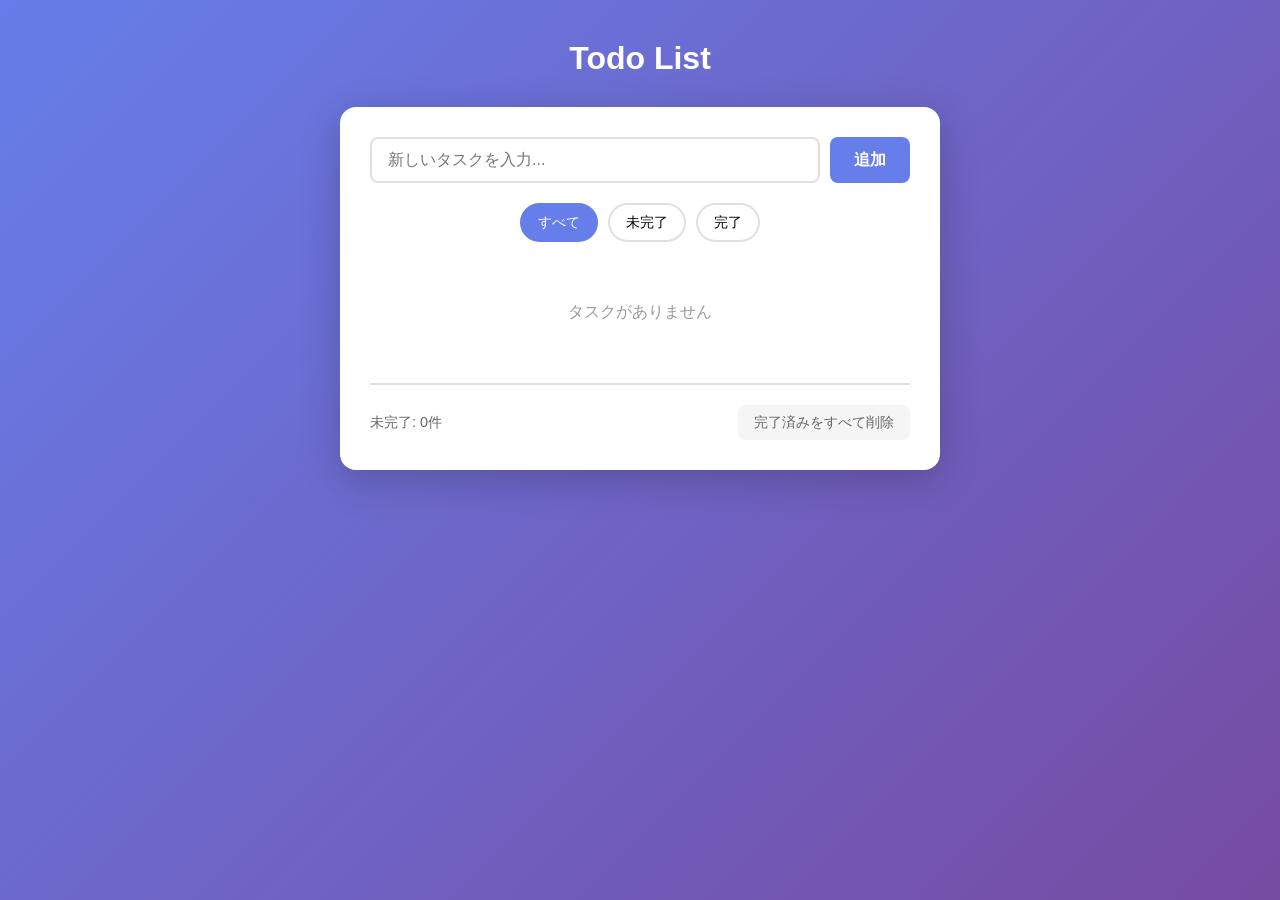
<file: Easy/index.html>
<!DOCTYPE html>
<html lang="ja">
<head>
    <meta charset="UTF-8">
    <meta name="viewport" content="width=device-width, initial-scale=1.0">
    <title>Todo List - タスクマネージャー</title>
    <style>
        * {
            margin: 0;
            padding: 0;
            box-sizing: border-box;
        }

        body {
            font-family: -apple-system, BlinkMacSystemFont, 'Segoe UI', Roboto, 'Helvetica Neue', Arial, sans-serif;
            background: linear-gradient(135deg, #667eea 0%, #764ba2 100%);
            min-height: 100vh;
            padding: 40px 20px;
        }

        .container {
            max-width: 600px;
            margin: 0 auto;
        }

        .header {
            text-align: center;
            margin-bottom: 30px;
        }

        .header h1 {
            color: white;
            font-size: 2rem;
            font-weight: 600;
        }

        .card {
            background: white;
            border-radius: 16px;
            box-shadow: 0 10px 40px rgba(0, 0, 0, 0.2);
            padding: 30px;
        }

        .input-area {
            display: flex;
            gap: 10px;
            margin-bottom: 20px;
        }

        .input-area input {
            flex: 1;
            padding: 12px 16px;
            border: 2px solid #e0e0e0;
            border-radius: 8px;
            font-size: 1rem;
            transition: border-color 0.2s;
        }

        .input-area input:focus {
            outline: none;
            border-color: #667eea;
        }

        .add-btn {
            padding: 12px 24px;
            background: #667eea;
            color: white;
            border: none;
            border-radius: 8px;
            font-size: 1rem;
            font-weight: 600;
            cursor: pointer;
            transition: background 0.2s;
        }

        .add-btn:hover {
            background: #5a6fd6;
        }

        .filters {
            display: flex;
            gap: 10px;
            margin-bottom: 20px;
            justify-content: center;
        }

        .filter-btn {
            padding: 8px 16px;
            border: 2px solid #e0e0e0;
            background: white;
            border-radius: 20px;
            font-size: 0.9rem;
            cursor: pointer;
            transition: all 0.2s;
        }

        .filter-btn.active {
            background: #667eea;
            color: white;
            border-color: #667eea;
        }

        .filter-btn:hover:not(.active) {
            border-color: #667eea;
        }

        .task-list {
            list-style: none;
            margin-bottom: 20px;
        }

        .task-item {
            display: flex;
            align-items: center;
            gap: 12px;
            padding: 14px;
            background: #f8f9fa;
            border-radius: 8px;
            margin-bottom: 10px;
            transition: background 0.2s;
        }

        .task-item:hover {
            background: #f0f1f3;
        }

        .task-item .checkbox {
            width: 20px;
            height: 20px;
            cursor: pointer;
            accent-color: #667eea;
        }

        .task-text {
            flex: 1;
            font-size: 1rem;
            color: #333;
            word-break: break-word;
        }

        .task-item.completed .task-text {
            text-decoration: line-through;
            color: #999;
        }

        .task-item .edit-btn {
            padding: 6px 12px;
            background: #4caf50;
            color: white;
            border: none;
            border-radius: 4px;
            font-size: 0.8rem;
            cursor: pointer;
            margin-right: 8px;
        }

        .task-item .delete-btn {
            padding: 6px 12px;
            background: #f44336;
            color: white;
            border: none;
            border-radius: 4px;
            font-size: 0.8rem;
            cursor: pointer;
        }

        .task-item .delete-btn:hover {
            background: #d32f2f;
        }

        .empty-state {
            text-align: center;
            padding: 40px 20px;
            color: #999;
        }

        .empty-state p {
            font-size: 1rem;
        }

        .footer {
            display: flex;
            justify-content: space-between;
            align-items: center;
            margin-top: 20px;
            padding-top: 20px;
            border-top: 2px solid #e0e0e0;
        }

        .task-count {
            color: #666;
            font-size: 0.9rem;
        }

        .clear-completed {
            padding: 8px 16px;
            background: #f5f5f5;
            color: #666;
            border: none;
            border-radius: 8px;
            font-size: 0.9rem;
            cursor: pointer;
            transition: background 0.2s;
        }

        .clear-completed:hover {
            background: #e0e0e0;
        }

        .edit-input {
            flex: 1;
            padding: 8px 12px;
            border: 2px solid #667eea;
            border-radius: 4px;
            font-size: 1rem;
            font-family: inherit;
        }

        .edit-input:focus {
            outline: none;
        }

        .edit-actions {
            display: flex;
            gap: 8px;
        }

        .save-btn {
            padding: 8px 16px;
            background: #4caf50;
            color: white;
            border: none;
            border-radius: 4px;
            cursor: pointer;
        }

        .cancel-btn {
            padding: 8px 16px;
            background: #999;
            color: white;
            border: none;
            border-radius: 4px;
            cursor: pointer;
        }

        @media (max-width: 480px) {
            body {
                padding: 20px 10px;
            }

            .card {
                padding: 20px;
            }

            .footer {
                flex-direction: column;
                gap: 15px;
            }
        }
    </style>
</head>
<body>
    <div class="container">
        <div class="header">
            <h1>Todo List</h1>
        </div>
        <div class="card">
            <div class="input-area">
                <input type="text" id="taskInput" placeholder="新しいタスクを入力..." />
                <button class="add-btn" id="addBtn">追加</button>
            </div>

            <div class="filters">
                <button class="filter-btn active" data-filter="all">すべて</button>
                <button class="filter-btn" data-filter="active">未完了</button>
                <button class="filter-btn" data-filter="completed">完了</button>
            </div>

            <ul class="task-list" id="taskList">
            </ul>

            <div class="empty-state" id="emptyState">
                <p>タスクがありません</p>
            </div>

            <div class="footer">
                <span class="task-count" id="taskCount">未完了: 0件</span>
                <button class="clear-completed" id="clearCompleted">完了済みをすべて削除</button>
            </div>
        </div>
    </div>

    <script>
        // タスクデータの管理
        class TodoManager {
            constructor() {
                this.storageKey = 'todo_list_data';
                this.tasks = this.loadTasks();
                this.currentFilter = 'all';
            }

            // localStorageからタスクを読み込む
            loadTasks() {
                const stored = localStorage.getItem(this.storageKey);
                if (stored) {
                    try {
                        return JSON.parse(stored);
                    } catch (e) {
                        console.error('データの読み込みに失敗しました:', e);
                        return [];
                    }
                }
                return [];
            }

            // タスクをlocalStorageに保存する
            saveTasks() {
                localStorage.setItem(this.storageKey, JSON.stringify(this.tasks));
            }

            // タスクを追加する
            addTask(text) {
                const task = {
                    id: this.generateId(),
                    text: text.trim(),
                    done: false,
                    createdAt: Date.now()
                };
                this.tasks.push(task);
                this.saveTasks();
                return task;
            }

            // タスクの完了状態を切り替える
            toggleTask(id) {
                const task = this.tasks.find(t => t.id === id);
                if (task) {
                    task.done = !task.done;
                    this.saveTasks();
                }
            }

            // タスクを削除する
            deleteTask(id) {
                this.tasks = this.tasks.filter(t => t.id !== id);
                this.saveTasks();
            }

            // タスクを編集する
            editTask(id, newText) {
                const task = this.tasks.find(t => t.id === id);
                if (task) {
                    task.text = newText.trim();
                    this.saveTasks();
                }
            }

            // 完了済みタスクをすべて削除する
            deleteCompletedTasks() {
                this.tasks = this.tasks.filter(t => !t.done);
                this.saveTasks();
            }

            // IDを生成する（一意性を担保）
            generateId() {
                const timestamp = Date.now().toString(36);
                const random = Math.random().toString(36).substr(2, 9);
                return `task_${timestamp}_${random}`;
            }

            // フィルターに基づいてタスクを取得する
            getTasks() {
                switch (this.currentFilter) {
                    case 'active':
                        return this.tasks.filter(t => !t.done);
                    case 'completed':
                        return this.tasks.filter(t => t.done);
                    default:
                        return this.tasks;
                }
            }

            // 未完了タスクの数を取得する
            getActiveCount() {
                return this.tasks.filter(t => !t.done).length;
            }

            // 全タスク数を取得する
            getAllCount() {
                return this.tasks.length;
            }
        }

        // UIの制御
        class TodoUI {
            constructor(todoManager) {
                this.manager = todoManager;
                this.taskList = document.getElementById('taskList');
                this.emptyState = document.getElementById('emptyState');
                this.taskCount = document.getElementById('taskCount');
                this.taskInput = document.getElementById('taskInput');
                this.addBtn = document.getElementById('addBtn');
                this.filterBtns = document.querySelectorAll('.filter-btn');
                this.clearCompletedBtn = document.getElementById('clearCompleted');
                this.editingId = null;

                this.initEventListeners();
                this.render();
            }

            initEventListeners() {
                // タスク追加（ボタンクリック）
                this.addBtn.addEventListener('click', () => this.handleAddTask());

                // タスク追加（Enterキー）
                this.taskInput.addEventListener('keypress', (e) => {
                    if (e.key === 'Enter') {
                        this.handleAddTask();
                    }
                });

                // フィルター切り替え
                this.filterBtns.forEach(btn => {
                    btn.addEventListener('click', (e) => {
                        this.setFilter(e.target.dataset.filter);
                    });
                });

                // 完了済みタスクをすべて削除
                this.clearCompletedBtn.addEventListener('click', () => {
                    this.manager.deleteCompletedTasks();
                    this.render();
                    this.updateTaskCount();
                });
            }

            handleAddTask() {
                const text = this.taskInput.value.trim();
                if (!text) return;

                this.manager.addTask(text);
                this.taskInput.value = '';
                this.render();
                this.updateTaskCount();
            }

            setFilter(filter) {
                this.manager.currentFilter = filter;

                // アクティブなボタンを更新
                this.filterBtns.forEach(btn => {
                    if (btn.dataset.filter === filter) {
                        btn.classList.add('active');
                    } else {
                        btn.classList.remove('active');
                    }
                });

                this.render();
                this.updateTaskCount();
            }

            render() {
                const tasks = this.manager.getTasks();
                this.taskList.innerHTML = '';

                if (tasks.length === 0) {
                    this.emptyState.style.display = 'block';
                } else {
                    this.emptyState.style.display = 'none';
                    tasks.forEach(task => {
                        const li = this.createTaskElement(task);
                        this.taskList.appendChild(li);
                    });
                }
            }

            createTaskElement(task) {
                const li = document.createElement('li');
                li.className = `task-item${task.done ? ' completed' : ''}`;
                li.dataset.id = task.id;

                if (task.id === this.editingId) {
                    li.innerHTML = `
                        <input type="text" class="edit-input" value="${task.text}" />
                        <div class="edit-actions">
                            <button class="save-btn">保存</button>
                            <button class="cancel-btn">キャンセル</button>
                        </div>
                    `;

                    const saveBtn = li.querySelector('.save-btn');
                    const cancelBtn = li.querySelector('.cancel-btn');
                    const editInput = li.querySelector('.edit-input');

                    // 保存ボタン
                    saveBtn.addEventListener('click', () => {
                        const newText = editInput.value.trim();
                        if (newText) {
                            this.manager.editTask(task.id, newText);
                            this.editingId = null;
                            this.render();
                            this.updateTaskCount();
                        }
                    });

                    // キャンセルボタン
                    cancelBtn.addEventListener('click', () => {
                        this.editingId = null;
                        this.render();
                    });

                    // Enterキーで保存
                    editInput.addEventListener('keypress', (e) => {
                        if (e.key === 'Enter') {
                            const newText = editInput.value.trim();
                            if (newText) {
                                this.manager.editTask(task.id, newText);
                                this.editingId = null;
                                this.render();
                                this.updateTaskCount();
                            }
                        }
                    });

                    // インプットにフォーカス
                    setTimeout(() => editInput.focus(), 0);

                } else {
                    li.innerHTML = `
                        <input type="checkbox" class="checkbox" ${task.done ? 'checked' : ''} />
                        <span class="task-text">${this.escapeHtml(task.text)}</span>
                        <button class="edit-btn">編集</button>
                        <button class="delete-btn">×</button>
                    `;

                    // チェックボックス
                    li.querySelector('.checkbox').addEventListener('change', () => {
                        this.manager.toggleTask(task.id);
                        this.render();
                        this.updateTaskCount();
                    });

                    // クリックで完了切り替え
                    li.querySelector('.task-text').addEventListener('click', () => {
                        this.manager.toggleTask(task.id);
                        this.render();
                        this.updateTaskCount();
                    });

                    // 編集ボタン
                    li.querySelector('.edit-btn').addEventListener('click', () => {
                        this.editingId = task.id;
                        this.render();
                    });

                    // ダブルクリックで編集
                    li.addEventListener('dblclick', () => {
                        this.editingId = task.id;
                        this.render();
                    });

                    // 削除ボタン
                    li.querySelector('.delete-btn').addEventListener('click', () => {
                        this.manager.deleteTask(task.id);
                        this.render();
                        this.updateTaskCount();
                    });
                }

                return li;
            }

            updateTaskCount() {
                const count = this.manager.getActiveCount();
                this.taskCount.textContent = `未完了: ${count}件`;
            }

            escapeHtml(text) {
                const div = document.createElement('div');
                div.textContent = text;
                return div.innerHTML;
            }
        }

        // アプリケーションの初期化
        document.addEventListener('DOMContentLoaded', () => {
            const todoManager = new TodoManager();
            const todoUI = new TodoUI(todoManager);
        });
    </script>
</body>
</html>
</file>
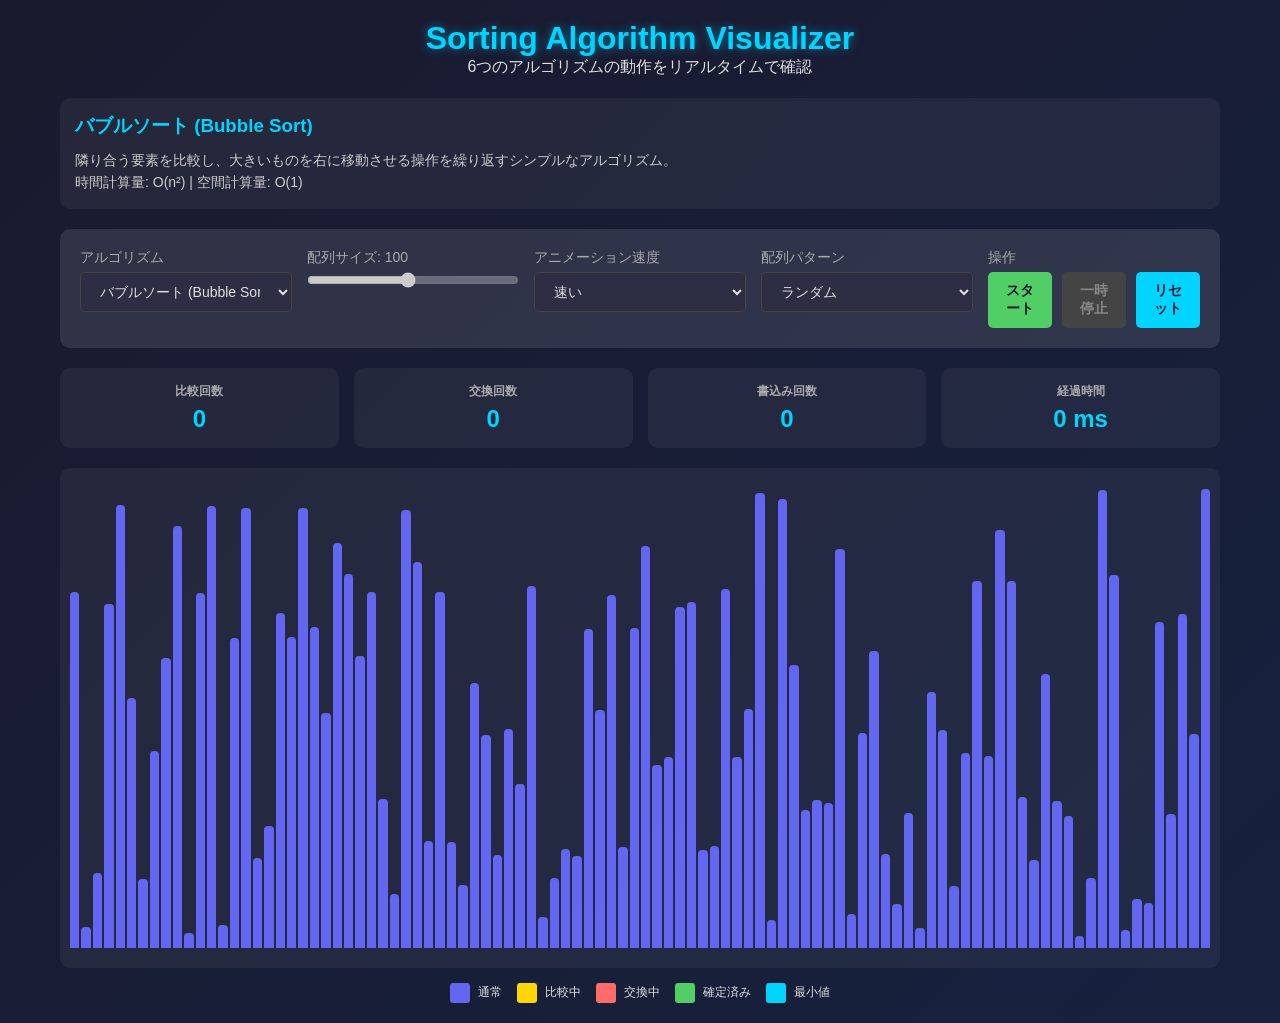
<file: Medium/index.html>
<!DOCTYPE html>
<html lang="ja">
<head>
    <meta charset="UTF-8">
    <meta name="viewport" content="width=device-width, initial-scale=1.0">
    <title>Sorting Algorithm Visualizer</title>
    <style>
        * {
            margin: 0;
            padding: 0;
            box-sizing: border-box;
        }

        body {
            font-family: 'Segoe UI', Tahoma, Geneva, Verdana, sans-serif;
            background: linear-gradient(135deg, #1a1a2e 0%, #16213e 100%);
            min-height: 100vh;
            color: #e0e0e0;
        }

        .container {
            max-width: 1200px;
            margin: 0 auto;
            padding: 20px;
        }

        header {
            text-align: center;
            margin-bottom: 20px;
        }

        h1 {
            color: #00d4ff;
            text-shadow: 0 0 10px rgba(0, 212, 255, 0.5);
        }

        .controls {
            background: rgba(255, 255, 255, 0.1);
            border-radius: 10px;
            padding: 20px;
            margin-bottom: 20px;
            display: grid;
            grid-template-columns: repeat(auto-fit, minmax(200px, 1fr));
            gap: 15px;
        }

        .control-group {
            display: flex;
            flex-direction: column;
            gap: 5px;
        }

        .control-group label {
            font-size: 14px;
            color: #aaa;
        }

        select, button {
            padding: 10px 15px;
            border: none;
            border-radius: 5px;
            font-size: 14px;
            cursor: pointer;
            transition: all 0.3s;
        }

        select {
            background: #2d2d44;
            color: #e0e0e0;
            border: 1px solid #444;
        }

        select:focus {
            outline: none;
            border-color: #00d4ff;
        }

        button {
            background: #00d4ff;
            color: #1a1a2e;
            font-weight: bold;
        }

        button:hover:not(:disabled) {
            background: #00a8cc;
            transform: translateY(-2px);
        }

        button:disabled {
            background: #444;
            color: #888;
            cursor: not-allowed;
        }

        .btn-secondary {
            background: #ff6b6b;
            color: white;
        }

        .btn-secondary:hover:not(:disabled) {
            background: #ee5a5a;
        }

        .btn-success {
            background: #51cf66;
            color: #1a1a2e;
        }

        .btn-success:hover:not(:disabled) {
            background: #40c057;
        }

        .button-group {
            display: flex;
            gap: 10px;
            align-items: flex-end;
        }

        .algorithm-info {
            background: rgba(255, 255, 255, 0.05);
            border-radius: 10px;
            padding: 15px;
            margin-bottom: 20px;
        }

        .algorithm-info h3 {
            color: #00d4ff;
            margin-bottom: 10px;
        }

        .algorithm-info p {
            font-size: 14px;
            line-height: 1.6;
            color: #ccc;
        }

        .stats {
            display: grid;
            grid-template-columns: repeat(auto-fit, minmax(150px, 1fr));
            gap: 15px;
            margin-bottom: 20px;
        }

        .stat-item {
            background: rgba(255, 255, 255, 0.05);
            border-radius: 10px;
            padding: 15px;
            text-align: center;
        }

        .stat-item h4 {
            color: #aaa;
            font-size: 12px;
            text-transform: uppercase;
            margin-bottom: 5px;
        }

        .stat-item .value {
            font-size: 24px;
            font-weight: bold;
            color: #00d4ff;
        }

        .stat-item .value.comparing {
            color: #ffd700;
        }

        .stat-item .value.swapping {
            color: #ff6b6b;
        }

        .stat-item .value.sorted {
            color: #51cf66;
        }

        .visualizer {
            position: relative;
            height: 500px;
            background: rgba(255, 255, 255, 0.05);
            border-radius: 10px;
            overflow: hidden;
            display: flex;
            align-items: flex-end;
            justify-content: center;
            padding: 20px 10px;
        }

        .bar-container {
            display: flex;
            align-items: flex-end;
            justify-content: center;
            width: 100%;
            height: 100%;
            gap: 2px;
        }

        .bar {
            flex: 1;
            background: #6366f1;
            border-radius: 4px 4px 0 0;
            transition: height 0.1s ease, background-color 0.1s ease;
            position: relative;
        }

        .bar.comparing {
            background: #ffd700;
        }

        .bar.swapping {
            background: #ff6b6b;
        }

        .bar.sorted {
            background: #51cf66;
        }

        .bar.pivot {
            background: #d633d6;
        }

        .bar.min {
            background: #00d4ff;
        }

        .legend {
            display: flex;
            gap: 15px;
            justify-content: center;
            margin-top: 15px;
            flex-wrap: wrap;
        }

        .legend-item {
            display: flex;
            align-items: center;
            gap: 8px;
            font-size: 12px;
        }

        .legend-color {
            width: 20px;
            height: 20px;
            border-radius: 3px;
        }

        .loader {
            position: absolute;
            top: 50%;
            left: 50%;
            transform: translate(-50%, -50%);
            background: rgba(0, 0, 0, 0.8);
            padding: 20px 40px;
            border-radius: 10px;
            display: none;
        }

        .loader.active {
            display: block;
        }

        .loader::after {
            content: '';
            position: absolute;
            top: -10px;
            left: 50%;
            transform: translateX(-50%);
            border: 10px solid transparent;
            border-bottom-color: rgba(0, 0, 0, 0.8);
        }

        .loader-text {
            color: #00d4ff;
            font-size: 18px;
            font-weight: bold;
        }

        @media (max-width: 768px) {
            .controls {
                grid-template-columns: 1fr;
            }

            .stats {
                grid-template-columns: repeat(2, 1fr);
            }
        }
    </style>
</head>
<body>
    <div class="container">
        <header>
            <h1> Sorting Algorithm Visualizer</h1>
            <p>6つのアルゴリズムの動作をリアルタイムで確認</p>
        </header>

        <div class="algorithm-info">
            <h3 id="algorithm-name">バブルソート (Bubble Sort)</h3>
            <p id="algorithm-description">
                隣り合う要素を比較し、大きいものを右に移動させる操作を繰り返すシンプルなアルゴリズム。<br>
                時間計算量: O(n²) | 空間計算量: O(1)
            </p>
        </div>

        <div class="controls">
            <div class="control-group">
                <label for="algorithm-select">アルゴリズム</label>
                <select id="algorithm-select">
                    <option value="bubble">バブルソート (Bubble Sort)</option>
                    <option value="selection">選択ソート (Selection Sort)</option>
                    <option value="insertion">挿入ソート (Insertion Sort)</option>
                    <option value="merge">マージソート (Merge Sort)</option>
                    <option value="quick">クイックソート (Quick Sort)</option>
                    <option value="heap">ヒープソート (Heap Sort)</option>
                </select>
            </div>

            <div class="control-group">
                <label for="array-size">配列サイズ: <span id="array-size-value">100</span></label>
                <input type="range" id="array-size" min="10" max="200" value="100" disabled>
            </div>

            <div class="control-group">
                <label for="speed-select">アニメーション速度</label>
                <select id="speed-select">
                    <option value="0.001">非常に速い</option>
                    <option value="0.01" selected>速い</option>
                    <option value="0.1">普通</option>
                    <option value="0.3">遅い</option>
                    <option value="0.5">非常に遅い</option>
                </select>
            </div>

            <div class="control-group">
                <label for="array-pattern">配列パターン</label>
                <select id="array-pattern">
                    <option value="random">ランダム</option>
                    <option value="sorted">ほぼソート済み</option>
                    <option value="reversed">逆順</option>
                </select>
            </div>

            <div class="control-group">
                <label>操作</label>
                <div class="button-group">
                    <button id="start-btn" class="btn-success">スタート</button>
                    <button id="pause-btn" class="btn-secondary" disabled>一時停止</button>
                    <button id="reset-btn">リセット</button>
                </div>
            </div>
        </div>

        <div class="stats">
            <div class="stat-item">
                <h4>比較回数</h4>
                <div class="value" id="comparisons">0</div>
            </div>
            <div class="stat-item">
                <h4>交換回数</h4>
                <div class="value" id="swaps">0</div>
            </div>
            <div class="stat-item">
                <h4>書込み回数</h4>
                <div class="value" id="writes">0</div>
            </div>
            <div class="stat-item">
                <h4>経過時間</h4>
                <div class="value" id="time">0 ms</div>
            </div>
        </div>

        <div class="visualizer">
            <div class="bar-container" id="bar-container"></div>
            <div class="loader" id="loader">
                <div class="loader-text">ソート中...</div>
            </div>
        </div>

        <div class="legend">
            <div class="legend-item">
                <div class="legend-color" style="background: #6366f1;"></div>
                <span>通常</span>
            </div>
            <div class="legend-item">
                <div class="legend-color" style="background: #ffd700;"></div>
                <span>比較中</span>
            </div>
            <div class="legend-item">
                <div class="legend-color" style="background: #ff6b6b;"></div>
                <span>交換中</span>
            </div>
            <div class="legend-item">
                <div class="legend-color" style="background: #51cf66;"></div>
                <span>確定済み</span>
            </div>
            <div class="legend-item" id="pivot-legend-item" style="display: none;">
                <div class="legend-color" style="background: #d633d6;"></div>
                <span>ピボット</span>
            </div>
            <div class="legend-item">
                <div class="legend-color" style="background: #00d4ff;"></div>
                <span>最小値</span>
            </div>
        </div>
    </div>

    <script>
        // グローバル変数
        let array = [];
        let isSorting = false;
        let isPaused = false;
        let pauseResolve = null;
        let abortController = null;
        let currentAlgorithm = 'bubble';
        let animationSpeed = 0.01;
        let stats = {
            comparisons: 0,
            swaps: 0,
            writes: 0,
            startTime: 0
        };

        // DOM要素
        const barContainer = document.getElementById('bar-container');
        const arraySizeInput = document.getElementById('array-size');
        const arraySizeValue = document.getElementById('array-size-value');
        const algorithmSelect = document.getElementById('algorithm-select');
        const speedSelect = document.getElementById('speed-select');
        const arrayPatternSelect = document.getElementById('array-pattern');
        const startBtn = document.getElementById('start-btn');
        const pauseBtn = document.getElementById('pause-btn');
        const resetBtn = document.getElementById('reset-btn');
        const comparisonsDisplay = document.getElementById('comparisons');
        const swapsDisplay = document.getElementById('swaps');
        const writesDisplay = document.getElementById('writes');
        const timeDisplay = document.getElementById('time');
        const algorithmName = document.getElementById('algorithm-name');
        const algorithmDescription = document.getElementById('algorithm-description');
        const pivotLegendItem = document.getElementById('pivot-legend-item');
        const loader = document.getElementById('loader');

        // アルゴリズムごとの説明
        const algorithmInfo = {
            bubble: {
                name: 'バブルソート (Bubble Sort)',
                description: '隣り合う要素を比較し、大きいものを右に移動させる操作を繰り返すシンプルなアルゴリズム。<br>時間計算量: O(n²) | 空間計算量: O(1)'
            },
            selection: {
                name: '選択ソート (Selection Sort)',
                description: '未ソート部分から最小値を選んで正しい位置に置くことを繰り返すアルゴリズム。<br>時間計算量: O(n²) | 空間計算量: O(1)'
            },
            insertion: {
                name: '挿入ソート (Insertion Sort)',
                description: '未ソート部分の要素を既にソートされた部分に適切な位置を見つけて挿入するアルゴリズム。<br>時間計算量: O(n²) | 空間計算量: O(1)'
            },
            merge: {
                name: 'マージソート (Merge Sort)',
                description: '配列を半分に分割し、それぞれをソートしてマージする分割統治アルゴリズム。<br>時間計算量: O(n log n) | 空間計算量: O(n)'
            },
            quick: {
                name: 'クイックソート (Quick Sort)',
                description: 'ピボットを基準に配列を分割し、それぞれを再帰的にソートするアルゴリズム。<br>時間計算量: O(n log n) [平均] | 空間計算量: O(log n)'
            },
            heap: {
                name: 'ヒープソート (Heap Sort)',
                description: 'ヒープ構造を用いて要素を並び替えるアルゴリズム。最大値（または最小値）を順に取り出す。<br>時間計算量: O(n log n) | 空間計算量: O(1)'
            }
        };

        // スリープ関数
        function sleep(ms) {
            return new Promise(resolve => {
                const startTime = performance.now();
                const checkTime = () => {
                    if (performance.now() - startTime >= ms * animationSpeed) {
                        resolve();
                    } else {
                        requestAnimationFrame(checkTime);
                    }
                };
                requestAnimationFrame(checkTime);
            });
        }

        async function wait(ms) {
            if (isPaused) {
                await new Promise(resolve => pauseResolve = resolve);
            }
            if (abortController && abortController.signal.aborted) {
                throw new Error('Sorting aborted');
            }
            await new Promise(resolve => setTimeout(resolve, ms * animationSpeed));
        }

        // 配列を生成
        function generateArray(size, pattern) {
            const arr = [];
            for (let i = 0; i < size; i++) {
                arr.push(Math.floor(Math.random() * 500) + 10);
            }

            if (pattern === 'sorted') {
                arr.sort((a, b) => a - b);
                // 少しランダム性を加える
                for (let i = 0; i < size / 2; i++) {
                    const j = Math.floor(Math.random() * size);
                    const k = Math.floor(Math.random() * size);
                    [arr[j], arr[k]] = [arr[k], arr[j]];
                }
            } else if (pattern === 'reversed') {
                arr.sort((a, b) => b - a);
            }

            return arr;
        }

        // バーを描画
        function renderBars(indices = null, type = null, pivotIndex = null, minIndex = null) {
            barContainer.innerHTML = '';

            const maxValue = Math.max(...array);
            const barWidth = Math.max(2, 800 / array.length - 2);

            array.forEach((value, index) => {
                const bar = document.createElement('div');
                bar.className = 'bar';
                bar.style.height = `${(value / 510) * 100}%`;
                bar.style.width = `${barWidth}px`;

                if (indices && indices.includes(index)) {
                    if (type === 'comparing') {
                        bar.classList.add('comparing');
                    } else if (type === 'swapping') {
                        bar.classList.add('swapping');
                    }
                }

                if (pivotIndex === index) {
                    bar.classList.add('pivot');
                }

                if (minIndex === index) {
                    bar.classList.add('min');
                }

                if (index < array.length - stats.sortedCount) {
                    bar.classList.add('sorted');
                }

                barContainer.appendChild(bar);
            });
        }

        // バubbleソート (generator)
        async function bubbleSort() {
            resetStats();
            const n = array.length;

            for (let i = 0; i < n; i++) {
                for (let j = 0; j < n - i - 1; j++) {
                    checkPause();

                    stats.comparisons++;
                    comparisonsDisplay.textContent = stats.comparisons;

                    renderBars([j, j + 1], 'comparing');

                    await wait(100);

                    if (array[j] > array[j + 1]) {
                        stats.swaps++;
                        stats.writes += 2;
                        swapsDisplay.textContent = stats.swaps;
                        writesDisplay.textContent = stats.writes;

                        [array[j], array[j + 1]] = [array[j + 1], array[j]];

                        renderBars([j, j + 1], 'swapping');

                        await wait(100);
                    }
                }

                stats.sortedCount++;
                array[n - 1 - i] = { value: array[n - 1 - i], sorted: true };
            }

            renderBars(null, 'sorted');
        }

        // 選択ソート (generator)
        async function selectionSort() {
            resetStats();
            const n = array.length;

            for (let i = 0; i < n; i++) {
                let minIndex = i;

                for (let j = i; j < n; j++) {
                    checkPause();

                    stats.comparisons++;
                    comparisonsDisplay.textContent = stats.comparisons;

                    renderBars([minIndex, j], 'comparing', null, minIndex);

                    await wait(100);

                    if (array[j] < array[minIndex]) {
                        minIndex = j;
                    }
                }

                if (minIndex !== i) {
                    stats.swaps++;
                    stats.writes += 2;
                    swapsDisplay.textContent = stats.swaps;
                    writesDisplay.textContent = stats.writes;

                    [array[i], array[minIndex]] = [array[minIndex], array[i]];

                    renderBars([i, minIndex], 'swapping', null, i);

                    await wait(100);
                }

                stats.sortedCount++;
            }

            renderBars(null, 'sorted');
        }

        // 挿入ソート (generator)
        async function insertionSort() {
            resetStats();
            const n = array.length;

            for (let i = 1; i < n; i++) {
                let key = array[i];
                let j = i - 1;

                stats.writes++;
                writesDisplay.textContent = stats.writes;

                renderBars([i], 'swapping');

                await wait(100);

                while (j >= 0) {
                    checkPause();

                    stats.comparisons++;
                    comparisonsDisplay.textContent = stats.comparisons;

                    renderBars([j, j + 1], 'comparing');

                    await wait(100);

                    if (array[j] > key) {
                        array[j + 1] = array[j];
                        stats.writes++;
                        writesDisplay.textContent = stats.writes;

                        renderBars([j, j + 1], 'swapping');

                        await wait(100);

                        j--;
                    } else {
                        break;
                    }
                }

                array[j + 1] = key;

                stats.sortedCount++;
            }

            renderBars(null, 'sorted');
        }

        // マージソート
        async function mergeSort() {
            resetStats();
            await mergeSortRecursive(0, array.length - 1);
            renderBars(null, 'sorted');
        }

        async function mergeSortRecursive(left, right) {
            if (left >= right) return;

            const mid = Math.floor((left + right) / 2);

            await mergeSortRecursive(left, mid);
            await mergeSortRecursive(mid + 1, right);
            await merge(left, mid, right);
        }

        async function merge(left, mid, right) {
            const leftArr = array.slice(left, mid + 1);
            const rightArr = array.slice(mid + 1, right + 1);

            let i = 0, j = 0, k = left;

            while (i < leftArr.length && j < rightArr.length) {
                checkPause();

                stats.comparisons++;
                comparisonsDisplay.textContent = stats.comparisons;

                renderBars([left + i, mid + 1 + j], 'comparing');

                await wait(100);

                if (leftArr[i] <= rightArr[j]) {
                    array[k] = leftArr[i];
                    i++;
                } else {
                    array[k] = rightArr[j];
                    j++;
                }

                stats.writes++;
                writesDisplay.textContent = stats.writes;

                renderBars([k], 'swapping');

                await wait(100);

                k++;
            }

            while (i < leftArr.length) {
                array[k] = leftArr[i];
                stats.writes++;
                writesDisplay.textContent = stats.writes;

                renderBars([k], 'swapping');

                await wait(100);

                i++;
                k++;
            }

            while (j < rightArr.length) {
                array[k] = rightArr[j];
                stats.writes++;
                writesDisplay.textContent = stats.writes;

                renderBars([k], 'swapping');

                await wait(100);

                j++;
                k++;
            }

            // 範囲が確定したことを示す
            for (let idx = left; idx <= right; idx++) {
                // 確定済みマークは最後に一括でつけられる
            }
        }

        // クイックソート
        async function quickSort() {
            resetStats();
            await quickSortRecursive(0, array.length - 1);
            renderBars(null, 'sorted');
        }

        async function quickSortRecursive(low, high) {
            if (low < high) {
                const pi = await partition(low, high);
                await quickSortRecursive(low, pi - 1);
                await quickSortRecursive(pi + 1, high);
            }
        }

        async function partition(low, high) {
            const pivot = array[high];
            let i = low - 1;

            renderBars([high], null, high);

            await wait(100);

            for (let j = low; j < high; j++) {
                checkPause();

                stats.comparisons++;
                comparisonsDisplay.textContent = stats.comparisons;

                renderBars([j, high], 'comparing', high);

                await wait(100);

                if (array[j] < pivot) {
                    i++;
                    if (i !== j) {
                        stats.swaps++;
                        stats.writes += 2;
                        swapsDisplay.textContent = stats.swaps;
                        writesDisplay.textContent = stats.writes;

                        [array[i], array[j]] = [array[j], array[i]];

                        renderBars([i, j], 'swapping', high);

                        await wait(100);
                    }
                }
            }

            if (i + 1 !== high) {
                stats.swaps++;
                stats.writes += 2;
                swapsDisplay.textContent = stats.swaps;
                writesDisplay.textContent = stats.writes;

                [array[i + 1], array[high]] = [array[high], array[i + 1]];

                renderBars([i + 1, high], 'swapping', high);

                await wait(100);
            }

            return i + 1;
        }

        // ヒープソート
        async function heapSort() {
            resetStats();
            const n = array.length;

            // ヒープ構築
            for (let i = Math.floor(n / 2) - 1; i >= 0; i--) {
                await heapify(n, i);
            }

            // 一つずつ要素を取り出す
            for (let i = n - 1; i > 0; i--) {
                checkPause();

                stats.swaps++;
                stats.writes += 2;
                swapsDisplay.textContent = stats.swaps;
                writesDisplay.textContent = stats.writes;

                [array[0], array[i]] = [array[i], array[0]];

                renderBars([0, i], 'swapping');

                await wait(100);

                await heapify(i, 0);
            }

            renderBars(null, 'sorted');
        }

        async function heapify(n, i) {
            let largest = i;
            const left = 2 * i + 1;
            const right = 2 * i + 2;

            if (left < n) {
                stats.comparisons++;
                comparisonsDisplay.textContent = stats.comparisons;

                renderBars([largest, left], 'comparing');

                await wait(100);

                if (array[left] > array[largest]) {
                    largest = left;
                }
            }

            if (right < n) {
                stats.comparisons++;
                comparisonsDisplay.textContent = stats.comparisons;

                renderBars([largest, right], 'comparing');

                await wait(100);

                if (array[right] > array[largest]) {
                    largest = right;
                }
            }

            if (largest !== i) {
                stats.swaps++;
                stats.writes += 2;
                swapsDisplay.textContent = stats.swaps;
                writesDisplay.textContent = stats.writes;

                [array[i], array[largest]] = [array[largest], array[i]];

                renderBars([i, largest], 'swapping');

                await wait(100);

                await heapify(n, largest);
            }
        }

        // 統計リセット
        function resetStats() {
            stats = {
                comparisons: 0,
                swaps: 0,
                writes: 0,
                startTime: performance.now(),
                sortedCount: 0
            };
            comparisonsDisplay.textContent = '0';
            swapsDisplay.textContent = '0';
            writesDisplay.textContent = '0';
            timeDisplay.textContent = '0 ms';
        }

        // 一時停止チェック
        function checkPause() {
            if (isPaused) {
                return new Promise(resolve => {
                    pauseResolve = resolve;
                });
            }
            if (abortController && abortController.signal.aborted) {
                throw new Error('Sorting aborted');
            }
        }

        // ソート実行
        async function startSorting() {
            if (isSorting) return;

            isSorting = true;
            isPaused = false;
            abortController = new AbortController();

            startBtn.disabled = true;
            pauseBtn.disabled = false;
            resetBtn.disabled = true;
            algorithmSelect.disabled = true;
            arraySizeInput.disabled = true;
            arrayPatternSelect.disabled = true;

            const startTime = performance.now();

            try {
                switch (currentAlgorithm) {
                    case 'bubble':
                        await bubbleSort();
                        break;
                    case 'selection':
                        await selectionSort();
                        break;
                    case 'insertion':
                        await insertionSort();
                        break;
                    case 'merge':
                        await mergeSort();
                        break;
                    case 'quick':
                        await quickSort();
                        break;
                    case 'heap':
                        await heapSort();
                        break;
                }

                const endTime = performance.now();
                timeDisplay.textContent = `${Math.floor(endTime - startTime)} ms`;
                timeDisplay.classList.add('sorted');

                await wait(200);
            } catch (e) {
                console.log('Sorting cancelled:', e);
            } finally {
                isSorting = false;
                isPaused = false;
                startBtn.disabled = false;
                pauseBtn.disabled = true;
                pauseBtn.textContent = '一時停止';
                resetBtn.disabled = false;
                algorithmSelect.disabled = false;
                arraySizeInput.disabled = false;
                arrayPatternSelect.disabled = false;
                loader.classList.remove('active');
            }
        }

        // 一時停止/再開
        function togglePause() {
            if (!isSorting) return;

            isPaused = !isPaused;

            if (isPaused) {
                pauseBtn.textContent = '再開';
                loader.classList.add('active');
                loader.querySelector('.loader-text').textContent = '一時停止中...';
            } else {
                pauseBtn.textContent = '一時停止';
                loader.classList.remove('active');
                if (pauseResolve) {
                    pauseResolve();
                    pauseResolve = null;
                }
            }
        }

        // リセット
        function reset() {
            if (isSorting) {
                if (abortController) {
                    abortController.abort();
                }
                isSorting = false;
            }

            isPaused = false;
            if (pauseResolve) {
                pauseResolve();
                pauseResolve = null;
            }

            arraySizeInput.disabled = false;
            arrayPatternSelect.disabled = false;

            const size = parseInt(arraySizeInput.value);
            const pattern = arrayPatternSelect.value;

            array = generateArray(size, pattern);
            stats.sortedCount = 0;

            renderBars();
            resetStats();
        }

        // イベントリスナー
        arraySizeInput.addEventListener('input', (e) => {
            arraySizeValue.textContent = e.target.value;
        });

        algorithmSelect.addEventListener('change', (e) => {
            currentAlgorithm = e.target.value;
            const info = algorithmInfo[currentAlgorithm];
            algorithmName.innerHTML = info.name;
            algorithmDescription.innerHTML = info.description;
        });

        speedSelect.addEventListener('change', (e) => {
            animationSpeed = parseFloat(e.target.value);
        });

        startBtn.addEventListener('click', startSorting);

        pauseBtn.addEventListener('click', togglePause);

        resetBtn.addEventListener('click', () => {
            reset();
            arraySizeInput.disabled = false;
            arrayPatternSelect.disabled = false;
        });

        arraySizeInput.addEventListener('change', () => {
            if (!isSorting) {
                reset();
            }
        });

        arrayPatternSelect.addEventListener('change', () => {
            if (!isSorting) {
                reset();
            }
        });

        // 初期化
        function init() {
            array = generateArray(parseInt(arraySizeInput.value), arrayPatternSelect.value);
            renderBars();
            resetStats();
        }

        init();
    </script>
</body>
</html>
</file>
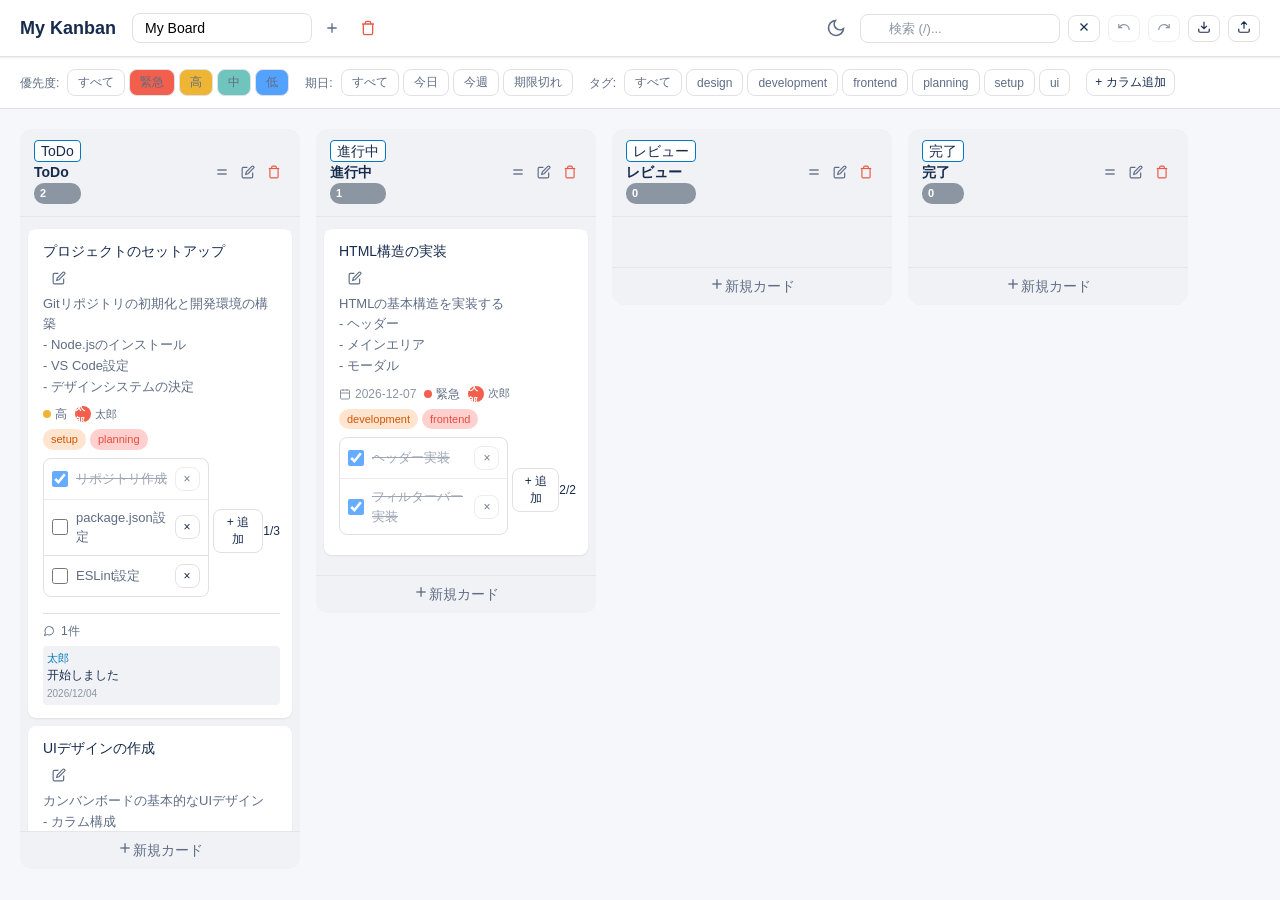
<file: Hard/kanban-board/index.html>
<!DOCTYPE html>
<html lang="ja">
<head>
  <meta charset="UTF-8">
  <meta name="viewport" content="width=device-width, initial-scale=1.0">
  <title>Kanban Board - タスク管理</title>
  <link rel="stylesheet" href="styles/main.css">
  <link rel="stylesheet" href="styles/dark-theme.css" id="dark-theme">
  <link rel="stylesheet" href="styles/animations.css">
  <script src="scripts/storage.js"></script>
  <script src="scripts/app.js" defer></script>
</head>
<body class="light-theme">
  <!-- ヘッダー -->
  <header class="header">
    <div class="header-left">
      <h1 class="board-title">My Kanban</h1>
      <div class="board-selector">
        <select id="board-select" class="board-select"></select>
        <button id="new-board-btn" class="btn-icon" title="新しいボード">
          <svg width="16" height="16" viewBox="0 0 24 24" fill="none" stroke="currentColor" stroke-width="2">
            <path d="M12 5v14M5 12h14"/>
          </svg>
        </button>
        <button id="delete-board-btn" class="btn-icon btn-danger" title="ボードを削除">
          <svg width="16" height="16" viewBox="0 0 24 24" fill="none" stroke="currentColor" stroke-width="2">
            <path d="M3 6h18M19 6v14a2 2 0 0 1-2 2H7a2 2 0 0 1-2-2V6m3 0V4a2 2 0 0 1 2-2h4a2 2 0 0 1 2 2v2"/>
          </svg>
        </button>
      </div>
    </div>
    <div class="header-right">
      <button id="theme-toggle" class="btn-icon" title="テーマ切替">
        <svg id="theme-icon" width="20" height="20" viewBox="0 0 24 24" fill="none" stroke="currentColor" stroke-width="2">
          <path d="M21 12.79A9 9 0 1 1 11.21 3 7 7 0 0 0 21 12.79z"/>
        </svg>
      </button>
      <div class="search-container">
        <input type="text" id="search-input" class="search-input" placeholder="検索 (/)..." aria-label="検索">
      </div>
      <button id="clear-filters-btn" class="btn-secondary btn-sm" title="フィルターをクリア">
        <svg width="14" height="14" viewBox="0 0 24 24" fill="none" stroke="currentColor" stroke-width="2">
          <path d="M18 6L6 18M6 6l12 12"/>
        </svg>
      </button>
      <button id="undo-btn" class="btn-secondary btn-sm" title="アンドゥ">
        <svg width="14" height="14" viewBox="0 0 24 24" fill="none" stroke="currentColor" stroke-width="2">
          <path d="M3 7v6h6"></path>
          <path d="M21 17a9 9 0 0 0-9-9 9 9 0 0 0-6 2.3L3 13"></path>
        </svg>
      </button>
      <button id="redo-btn" class="btn-secondary btn-sm" title="リドゥ">
        <svg width="14" height="14" viewBox="0 0 24 24" fill="none" stroke="currentColor" stroke-width="2">
          <path d="M21 7v6h-6"></path>
          <path d="M3 17a9 9 0 0 1 9-9 9 9 0 0 1 6 2.3L21 13"></path>
        </svg>
      </button>
      <button id="export-btn" class="btn-secondary btn-sm" title="エクスポート">
        <svg width="14" height="14" viewBox="0 0 24 24" fill="none" stroke="currentColor" stroke-width="2">
          <path d="M21 15v4a2 2 0 0 1-2 2H5a2 2 0 0 1-2-2v-4M7 10l5 5 5-5M12 15V3"/>
        </svg>
      </button>
      <button id="import-btn" class="btn-secondary btn-sm" title="インポート">
        <svg width="14" height="14" viewBox="0 0 24 24" fill="none" stroke="currentColor" stroke-width="2">
          <path d="M21 15v4a2 2 0 0 1-2 2H5a2 2 0 0 1-2-2v-4M17 8l-5-5-5 5M12 3v12"/>
        </svg>
      </button>
    </div>
  </header>

  <!-- フィルターコントロール -->
  <div class="filter-bar">
    <div class="filter-group">
      <label class="filter-label">優先度:</label>
      <div class="filter-chips" id="priority-filters">
        <button class="filter-chip" data-filter="priority" data-value="all" data-label="すべて">すべて</button>
        <button class="filter-chip filter-urgent" data-filter="priority" data-value="urgent" data-label="緊急">緊急</button>
        <button class="filter-chip filter-high" data-filter="priority" data-value="high" data-label="高">高</button>
        <button class="filter-chip filter-medium" data-filter="priority" data-value="medium" data-label="中">中</button>
        <button class="filter-chip filter-low" data-filter="priority" data-value="low" data-label="低">低</button>
      </div>
    </div>
    <div class="filter-group">
      <label class="filter-label">期日:</label>
      <div class="filter-chips" id="date-filters">
        <button class="filter-chip" data-filter="date" data-value="all" data-label="すべて">すべて</button>
        <button class="filter-chip" data-filter="date" data-value="today" data-label="今日">今日</button>
        <button class="filter-chip" data-filter="date" data-value="week" data-label="今週">今週</button>
        <button class="filter-chip" data-filter="date" data-value="overdue" data-label="期限切れ">期限切れ</button>
      </div>
    </div>
    <div class="filter-group">
      <label class="filter-label">タグ:</label>
      <div class="filter-chips" id="tag-filters">
        <button class="filter-chip" data-filter="tag" data-value="all" data-label="すべて">すべて</button>
        <!-- タグがここに動的に追加される -->
      </div>
    </div>
    <div class="filter-group">
      <button type="button" class="btn-small" id="add-column-btn">+ カラム追加</button>
    </div>
  </div>

  <!-- カンバンボード -->
  <main class="kanban-board" id="kanban-board">
    <!-- カラムはJavaScriptで動的に生成 -->
  </main>

  <!-- 新規カードモーダル -->
  <div id="new-card-modal" class="modal">
    <div class="modal-overlay" data-close="new-card-modal"></div>
    <div class="modal-content">
      <div class="modal-header">
        <h2>新規カード</h2>
        <button class="btn-close" data-close="new-card-modal" aria-label="閉じる">
          <svg width="20" height="20" viewBox="0 0 24 24" fill="none" stroke="currentColor" stroke-width="2">
            <path d="M18 6L6 18M6 6l12 12"/>
          </svg>
        </button>
      </div>
      <div class="modal-body">
        <form id="new-card-form">
          <div class="form-group">
            <label class="form-label" for="card-title">タイトル <span class="required">*</span></label>
            <input type="text" id="card-title" class="form-input" placeholder="カードのタイトル" required>
          </div>
          <div class="form-group">
            <label class="form-label" for="card-description">説明</label>
            <textarea id="card-description" class="form-input form-textarea" placeholder="詳細な説明を入力 (Markdown対応)"></textarea>
          </div>
          <div class="form-row">
            <div class="form-group">
              <label class="form-label" for="card-due-date">期日</label>
              <input type="date" id="card-due-date" class="form-input">
            </div>
            <div class="form-group">
              <label class="form-label" for="card-priority">優先度</label>
              <select id="card-priority" class="form-input">
                <option value="low">低</option>
                <option value="medium">中</option>
                <option value="high" selected>高</option>
                <option value="urgent">緊急</option>
              </select>
            </div>
          </div>
          <div class="form-group">
            <label class="form-label" for="card-tags">タグ (カンマ区切り)</label>
            <input type="text" id="card-tags" class="form-input" placeholder="tag1, tag2, tag3">
          </div>
          <div class="form-group">
            <label class="form-label" for="card-assignee">担当者</label>
            <input type="text" id="card-assignee" class="form-input" placeholder="担当者の名前">
          </div>
          <div class="modal-footer">
            <button type="button" class="btn-secondary" data-close="new-card-modal">キャンセル</button>
            <button type="submit" class="btn-primary">追加</button>
          </div>
        </form>
      </div>
    </div>
  </div>

  <!-- 編集モーダル -->
  <div id="edit-card-modal" class="modal">
    <div class="modal-overlay" data-close="edit-card-modal"></div>
    <div class="modal-content">
      <div class="modal-header">
        <h2>カード編集</h2>
        <button class="btn-close" data-close="edit-card-modal" aria-label="閉じる">
          <svg width="20" height="20" viewBox="0 0 24 24" fill="none" stroke="currentColor" stroke-width="2">
            <path d="M18 6L6 18M6 6l12 12"/>
          </svg>
        </button>
      </div>
      <div class="modal-body">
        <form id="edit-card-form">
          <input type="hidden" id="edit-card-id">
          <div class="form-group">
            <label class="form-label" for="edit-card-title">タイトル <span class="required">*</span></label>
            <input type="text" id="edit-card-title" class="form-input" placeholder="カードのタイトル" required>
          </div>
          <div class="form-group">
            <label class="form-label" for="edit-card-description">説明</label>
            <textarea id="edit-card-description" class="form-input form-textarea" placeholder="詳細な説明を入力 (Markdown対応)"></textarea>
          </div>
          <div class="form-row">
            <div class="form-group">
              <label class="form-label" for="edit-card-due-date">期日</label>
              <input type="date" id="edit-card-due-date" class="form-input">
            </div>
            <div class="form-group">
              <label class="form-label" for="edit-card-priority">優先度</label>
              <select id="edit-card-priority" class="form-input">
                <option value="low">低</option>
                <option value="medium">中</option>
                <option value="high">高</option>
                <option value="urgent">緊急</option>
              </select>
            </div>
          </div>
          <div class="form-group">
            <label class="form-label" for="edit-card-tags">タグ (カンマ区切り)</label>
            <input type="text" id="edit-card-tags" class="form-input" placeholder="tag1, tag2, tag3">
          </div>
          <div class="form-group">
            <label class="form-label" for="edit-card-assignee">担当者</label>
            <input type="text" id="edit-card-assignee" class="form-input" placeholder="担当者の名前">
          </div>
          <div class="form-group">
            <label class="form-label">チェックリスト</label>
            <div id="edit-checklist" class="checklist-container">
              <!-- チェックリストアイテムがここに追加される -->
            </div>
            <div class="checklist-actions">
              <button type="button" class="btn-small" id="add-checklist-item">+ 項目を追加</button>
            </div>
          </div>
          <div class="form-group">
            <label class="form-label">コメント</label>
            <div class="form-row">
              <div class="form-group">
                <input type="text" id="new-comment" class="form-input" placeholder="コメントを入力...">
              </div>
              <button type="button" class="btn-primary" id="add-comment-btn" style="width: auto; padding: 8px 16px;">追加</button>
            </div>
            <div id="edit-comments" class="checklist-container" style="max-height: 100px; margin-top: 8px;">
              <!-- コメントがここに表示される -->
            </div>
          </div>
          <div class="modal-footer">
            <button type="button" class="btn-danger" id="delete-card-btn">削除</button>
            <button type="button" class="btn-secondary" id="archive-card-btn">アーカイブ</button>
            <button type="button" class="btn-secondary" data-close="edit-card-modal">キャンセル</button>
            <button type="submit" class="btn-primary">保存</button>
          </div>
        </form>
      </div>
    </div>
  </div>

  <!-- インポートモーダル -->
  <div id="import-modal" class="modal">
    <div class="modal-overlay" data-close="import-modal"></div>
    <div class="modal-content">
      <div class="modal-header">
        <h2>インポート</h2>
        <button class="btn-close" data-close="import-modal" aria-label="閉じる">
          <svg width="20" height="20" viewBox="0 0 24 24" fill="none" stroke="currentColor" stroke-width="2">
            <path d="M18 6L6 18M6 6l12 12"/>
          </svg>
        </button>
      </div>
      <div class="modal-body">
        <div class="form-group">
          <label class="form-label">JSONファイルを選択</label>
          <input type="file" id="import-file-input" class="form-input" accept=".json">
        </div>
        <div class="form-group">
          <label class="form-label">またはJSONテキストを貼り付け</label>
          <textarea id="import-textarea" class="form-input form-textarea" placeholder='{"boards": {...}, "activeBoard": "..."}'></textarea>
        </div>
        <div class="modal-footer">
          <button type="button" class="btn-secondary" data-close="import-modal">キャンセル</button>
          <button type="button" class="btn-primary" id="import-confirm-btn">インポート</button>
        </div>
      </div>
    </div>
  </div>

  <!-- 検索結果ポップオーバー -->
  <div id="search-results" class="search-results">
    <!-- 検索結果がここに表示される -->
  </div>

  <!-- キーボードショートカットヘルプ -->
  <div class="keyboard-shortcuts" id="shortcuts-help">
    <h4>キーボードショートカット</h4>
    <ul>
      <li><kbd>N</kbd> 新規カード</li>
      <li><kbd>/</kbd> 検索フォーカス</li>
      <li><kbd>Esc</kbd> モーダル閉じる</li>
    </ul>
  </div>
</body>
</html>
</file>
<file: Hard/kanban-board/styles/main.css>
/* =========================================
   カンバンボード ベーススタイル
   ========================================= */

/* リセット */
*, *::before, *::after {
  box-sizing: border-box;
  margin: 0;
  padding: 0;
}

:root {
  /* ライトテーマ色変数 */
  --bg-primary: #f5f7fa;
  --bg-secondary: #ffffff;
  --bg-tertiary: #f0f2f5;
  --bg-hover: #e4e6eb;
  --border-color: #dfe1e5;
  --text-primary: #172b4d;
  --text-secondary: #5e6c84;
  --text-tertiary: #8b96a2;
  --accent-color: #0079bf;
  --accent-hover: #026aa7;
  --danger-color: #eb5a46;
  --success-color: #61bd4f;
  --urgent-color: #f25f4c;
  --high-color: #eeb534;
  --medium-color: #70c4be;
  --low-color: #54a2ff;
  --tag-colors: #e67e22, #e74c3c, #9b59b6, #1abc9c, #3498db, #f39c12, #d35400;
  --shadow-sm: 0 1px 2px rgba(0, 0, 0, 0.08);
  --shadow-md: 0 2px 4px rgba(0, 0, 0, 0.1);
  --shadow-lg: 0 4px 8px rgba(0, 0, 0, 0.12);
  --radius-sm: 4px;
  --radius-md: 8px;
  --radius-lg: 12px;
  --transition: all 0.2s ease;
}

body {
  font-family: -apple-system, BlinkMacSystemFont, 'Segoe UI', Roboto, 'Helvetica Neue', Arial, sans-serif;
  font-size: 14px;
  line-height: 1.5;
  color: var(--text-primary);
  background-color: var(--bg-primary);
  -webkit-font-smoothing: antialiased;
  -moz-osx-font-smoothing: grayscale;
}

/* レイアウト */
.header {
  display: flex;
  justify-content: space-between;
  align-items: center;
  padding: 12px 20px;
  background-color: var(--bg-secondary);
  border-bottom: 1px solid var(--border-color);
  position: sticky;
  top: 0;
  z-index: 100;
  box-shadow: var(--shadow-sm);
}

.header-left {
  display: flex;
  align-items: center;
  gap: 16px;
}

.board-title {
  font-size: 18px;
  font-weight: 600;
  color: var(--text-primary);
}

.board-selector {
  display: flex;
  align-items: center;
  gap: 4px;
}

.board-select {
  padding: 6px 28px 6px 12px;
  font-size: 14px;
  border: 1px solid var(--border-color);
  border-radius: var(--radius-md);
  background-color: var(--bg-secondary);
  cursor: pointer;
  appearance: none;
  background-image: url("data:image/svg+xml,%3Csvg width='12' height='12' viewBox='0 0 24 24' fill='none' stroke='%235e6c84' stroke-width='2'%3E%3Cpath d='M6 9l6 6 6-6'/%3E%3C/svg%3E");
  background-repeat: no-repeat;
  background-position: right 8px center;
  background-size: 12px;
  min-width: 180px;
}

.board-select:focus {
  outline: none;
  border-color: var(--accent-color);
  box-shadow: 0 0 0 2px rgba(0, 121, 191, 0.2);
}

.btn-icon {
  width: 32px;
  height: 32px;
  border: none;
  background: transparent;
  border-radius: var(--radius-md);
  cursor: pointer;
  display: flex;
  align-items: center;
  justify-content: center;
  color: var(--text-secondary);
  transition: var(--transition);
}

.btn-icon:hover {
  background-color: var(--bg-hover);
  color: var(--text-primary);
}

.btn-icon:active {
  transform: scale(0.95);
}

.btn-danger {
  color: var(--danger-color);
}

.btn-danger:hover {
  background-color: rgba(235, 90, 70, 0.1);
}

.header-right {
  display: flex;
  align-items: center;
  gap: 8px;
}

.search-container {
  position: relative;
}

.search-input {
  width: 200px;
  padding: 6px 12px 6px 28px;
  font-size: 13px;
  border: 1px solid var(--border-color);
  border-radius: var(--radius-md);
  background-color: var(--bg-secondary);
  transition: var(--transition);
}

.search-input:focus {
  outline: none;
  border-color: var(--accent-color);
  box-shadow: 0 0 0 2px rgba(0, 121, 191, 0.2);
  width: 220px;
}

.search-input::placeholder {
  color: var(--text-tertiary);
}

.search-input::before {
  content: '';
  position: absolute;
  left: 8px;
  top: 50%;
  transform: translateY(-50%);
  width: 14px;
  height: 14px;
  background-image: url("data:image/svg+xml,%3Csvg width='14' height='14' viewBox='0 0 24 24' fill='none' stroke='%235e6c84' stroke-width='2'%3E%3Ccircle cx='11' cy='11' r='8'/%3E%3Cpath d='M21 21l-4.35-4.35'/%3E%3C/svg%3E");
  background-repeat: no-repeat;
  background-position: center;
  opacity: 0.7;
}

.search-results {
  position: absolute;
  top: 100%;
  right: 0;
  margin-top: 4px;
  width: 300px;
  max-height: 400px;
  overflow-y: auto;
  background-color: var(--bg-secondary);
  border-radius: var(--radius-md);
  box-shadow: var(--shadow-lg);
  z-index: 200;
  display: none;
  border: 1px solid var(--border-color);
}

.search-results.show {
  display: block;
}

.search-results .result-item {
  padding: 10px 12px;
  border-bottom: 1px solid var(--border-color);
  cursor: pointer;
  transition: var(--transition);
}

.search-results .result-item:hover {
  background-color: var(--bg-hover);
}

.search-results .result-item:last-child {
  border-bottom: none;
}

.search-results .result-title {
  font-weight: 500;
  color: var(--text-primary);
}

.search-results .result-meta {
  font-size: 12px;
  color: var(--text-secondary);
  margin-top: 2px;
}

.filter-bar {
  display: flex;
  flex-wrap: wrap;
  gap: 16px;
  padding: 12px 20px;
  background-color: var(--bg-secondary);
  border-bottom: 1px solid var(--border-color);
}

.filter-group {
  display: flex;
  align-items: center;
  gap: 8px;
}

.filter-label {
  font-size: 12px;
  font-weight: 500;
  color: var(--text-secondary);
  white-space: nowrap;
}

.filter-chips {
  display: flex;
  flex-wrap: wrap;
  gap: 4px;
}

.filter-chip {
  padding: 4px 10px;
  font-size: 12px;
  border: 1px solid var(--border-color);
  border-radius: var(--radius-md);
  background-color: var(--bg-secondary);
  color: var(--text-secondary);
  cursor: pointer;
  transition: var(--transition);
}

.filter-chip:hover {
  background-color: var(--bg-hover);
}

.filter-chip.active {
  color: white;
  border-color: transparent;
}

.filter-chip.filter-urgent {
  background-color: var(--urgent-color);
}

.filter-chip.filter-high {
  background-color: var(--high-color);
}

.filter-chip.filter-medium {
  background-color: var(--medium-color);
}

.filter-chip.filter-low {
  background-color: var(--low-color);
}

.filter-chip.active.filter-urgent {
  background-color: var(--urgent-color);
}

.filter-chip.active.filter-high {
  background-color: var(--high-color);
}

.filter-chip.active.filter-medium {
  background-color: var(--medium-color);
}

.filter-chip.active.filter-low {
  background-color: var(--low-color);
}

/* カンバンボード本体 */
.kanban-board {
  display: flex;
  gap: 16px;
  padding: 20px;
  overflow-x: auto;
  min-height: calc(100vh - 200px);
  align-items: flex-start;
}

.board-column {
  flex: 0 0 280px;
  width: 280px;
  background-color: var(--bg-tertiary);
  border-radius: var(--radius-lg);
  display: flex;
  flex-direction: column;
  max-height: calc(100vh - 160px);
}

.column-header {
  display: flex;
  justify-content: space-between;
  align-items: center;
  padding: 12px 14px;
  cursor: grab;
  border-bottom: 1px solid rgba(0, 0, 0, 0.05);
}

.column-header:active {
  cursor: grabbing;
}

.column-title {
  font-weight: 600;
  font-size: 14px;
  color: var(--text-primary);
  display: flex;
  align-items: center;
  gap: 8px;
}

.column-badge {
  background-color: var(--text-tertiary);
  color: white;
  font-size: 11px;
  font-weight: 600;
  padding: 2px 6px;
  border-radius: 10px;
}

.column-title-editable {
  display: none;
}

.column-title-editable.active {
  display: inline;
  padding: 2px 6px;
  font-size: 14px;
  background-color: var(--bg-secondary);
  border: 1px solid var(--accent-color);
  border-radius: var(--radius-sm);
  outline: none;
}

.column-actions {
  display: flex;
  gap: 2px;
  opacity: 1;
}

.column-header:hover .column-actions {
  opacity: 1;
}

.column-actions .btn-icon {
  width: 24px;
  height: 24px;
  padding: 0;
}

.column-header:hover {
  background-color: var(--bg-secondary);
  border-radius: var(--radius-lg) var(--radius-lg) 0 0;
}

.column-body {
  flex: 1;
  overflow-y: auto;
  padding: 12px 8px;
  min-height: 50px;
  transition: var(--transition);
}

.column-body.drag-over {
  background-color: rgba(0, 121, 191, 0.05);
  border-radius: var(--radius-lg);
}

.column-body.drag-over-card {
  border-top: 2px solid var(--accent-color);
}

/* WIP制限警告 */
.column-wip-warning {
  border: 2px solid var(--danger-color);
  animation: wipPulse 2s infinite;
}

.column-wip-warning .column-header {
  background-color: rgba(242, 95, 76, 0.1);
}

.column-wip-warning .column-badge {
  background-color: var(--danger-color);
  color: white;
  animation: wipBadgePulse 1s ease-in-out infinite alternate;
}

.column-wip-warning .column-body {
  background-color: rgba(242, 95, 76, 0.05);
}

/* WIP警告ポップアップ */
.wip-warning-popup {
  position: fixed;
  bottom: 20px;
  right: 20px;
  background-color: var(--danger-color);
  color: white;
  padding: 16px 24px;
  border-radius: var(--radius-lg);
  box-shadow: var(--shadow-lg);
  display: none;
  z-index: 1000;
  animation: slideInFromRight 0.3s ease;
}

.wip-warning-popup.show {
  display: block;
}

.wip-warning-popup h4 {
  margin: 0 0 4px 0;
  font-size: 16px;
}

.wip-warning-popup p {
  margin: 0;
  font-size: 14px;
}

@keyframes wipBadgePulse {
  0% {
    transform: scale(1);
  }
  100% {
    transform: scale(1.1);
  }
}

@keyframes wipPulse {
  0% {
    box-shadow: inset 0 0 0 0px rgba(242, 95, 76, 0.3);
  }
  50% {
    box-shadow: inset 0 0 0 5px rgba(242, 95, 76, 0.5);
  }
  100% {
    box-shadow: inset 0 0 0 0px rgba(242, 95, 76, 0.3);
  }
}

@keyframes slideInFromRight {
  from {
    transform: translateX(100%);
    opacity: 0;
  }
  to {
    transform: translateX(0);
    opacity: 1;
  }
}

/* チェックリスト */
.card-checklist {
  margin-top: 8px;
}

.checklist-container {
  border: 1px solid var(--border-color);
  border-radius: var(--radius-sm);
  margin-bottom: 8px;
  max-height: 80px;
  overflow-y: auto;
}

.checklist-item {
  display: flex;
  align-items: center;
  padding: 4px 8px;
  border-bottom: 1px solid var(--border-color);
  transition: var(--transition);
}

.checklist-item:last-child {
  border-bottom: none;
}

.checklist-item.completed {
  opacity: 0.6;
}

.checklist-item.completed .checklist-item-text {
  text-decoration: line-through;
  color: var(--text-secondary);
}

.checklist-checkbox {
  width: 16px;
  height: 16px;
  margin-right: 8px;
  cursor: pointer;
}

.checklist-item-text {
  flex: 1;
  font-size: 13px;
  outline: none;
}

.checklist-item-text:focus {
  background-color: var(--bg-secondary);
  border-radius: var(--radius-sm);
  padding: 2px 4px;
}

.checklist-footer {
  display: flex;
  justify-content: space-between;
  align-items: center;
  font-size: 12px;
  color: var(--text-secondary);
}

.checklist-progress {
  font-weight: 500;
}

/* モーダル内のチェックリストアイテム */
#edit-checklist .checklist-item {
  padding: 8px;
}

#edit-checklist .checklist-item-text {
  font-size: 14px;
}

/* コメント */
.card-comments {
  margin-top: 8px;
  border-top: 1px solid var(--border-color);
  padding-top: 8px;
}

.card-comments-header {
  display: flex;
  align-items: center;
  gap: 6px;
  font-size: 12px;
  color: var(--text-secondary);
  margin-bottom: 6px;
}

.card-comments-list {
  max-height: 60px;
  overflow-y: auto;
  font-size: 12px;
}

.comment-item {
  display: flex;
  flex-direction: column;
  margin-bottom: 4px;
  padding: 4px;
  background-color: var(--bg-tertiary);
  border-radius: var(--radius-sm);
}

.comment-author {
  font-weight: 500;
  color: var(--accent-color);
  font-size: 11px;
}

.comment-text {
  color: var(--text-primary);
}

.comment-date {
  font-size: 10px;
  color: var(--text-tertiary);
  margin-top: 2px;
}

/* モーダル内のコメント */
#edit-comments .comment-item {
  display: flex;
  align-items: flex-start;
  gap: 8px;
  padding: 8px;
  background-color: var(--bg-tertiary);
  border-radius: var(--radius-sm);
  margin-bottom: 6px;
}

#edit-comments .comment-author {
  font-weight: 600;
  color: var(--accent-color);
  font-size: 12px;
  min-width: 60px;
}

#edit-comments .comment-text {
  color: var(--text-primary);
  flex: 1;
}

#edit-comments .comment-date {
  font-size: 10px;
  color: var(--text-tertiary);
}

#edit-comments .checklist-item-remove {
  margin-left: 8px;
}

/* ドラッグ中のハイライト（挿入位置） */
.drag-highlight {
  background-color: rgba(0, 121, 191, 0.15);
  border: 2px dashed var(--accent-color);
  border-radius: var(--radius-md);
  height: 4px;
  margin: 8px 0;
  transition: all 0.2s ease;
}

/* カラムのドラッグハイライト */
.drag-column-highlight {
  background-color: rgba(0, 121, 191, 0.1);
  border-radius: var(--radius-lg);
  border: 2px dashed var(--accent-color);
}

/* カラムのドラッグ中 */
.board-column.dragging {
  opacity: 0.5;
  box-shadow: var(--shadow-lg);
}

.column-footer {
  padding: 8px 14px;
  display: flex;
  justify-content: center;
  cursor: pointer;
  border-top: 1px solid rgba(0, 0, 0, 0.05);
  color: var(--text-secondary);
  transition: var(--transition);
  border-radius: 0 0 var(--radius-lg) var(--radius-lg);
}

.column-footer:hover {
  background-color: var(--bg-hover);
  color: var(--text-primary);
}

/* カード */
.card {
  background-color: var(--bg-secondary);
  border-radius: var(--radius-md);
  padding: 12px;
  margin-bottom: 8px;
  cursor: grab;
  box-shadow: var(--shadow-sm);
  transition: var(--transition);
  position: relative;
  border-left: 3px solid transparent;
}

.card:hover {
  box-shadow: var(--shadow-md);
  transform: translateY(-1px);
}

.card.dragging {
  opacity: 0.5;
  cursor: grabbing;
}

.card.archived {
  opacity: 0.5;
  background-color: var(--bg-tertiary);
}

.card.archived:hover {
  opacity: 0.7;
}

.card.dragging {
  opacity: 0.5;
  cursor: grabbing;
  box-shadow: var(--shadow-lg);
  transform: scale(1.02);
}

.card-filtered {
  opacity: 0.3;
}

.card-filtered:hover {
  opacity: 0.5;
}

/* フィルターで非表示にするカード */
.card.hidden {
  display: none !important;
}

.card.priority-urgent {
  border-left-color: var(--urgent-color);
}

.card.priority-high {
  border-left-color: var(--high-color);
}

.card.priority-medium {
  border-left-color: var(--medium-color);
}

.card.priority-low {
  border-left-color: var(--low-color);
}

.card-title {
  font-weight: 500;
  font-size: 14px;
  color: var(--text-primary);
  margin-bottom: 8px;
  line-height: 1.4;
}

.card-title.editable {
  display: none;
}

.card-title.editable.active {
  display: block;
  padding: 4px 8px;
  border-radius: var(--radius-sm);
  background-color: var(--bg-secondary);
  border: 1px solid var(--accent-color);
  outline: none;
  margin-bottom: 8px;
}

.card-title-view {
  display: block;
}

.card-title-view:hover::after {
  content: '✎';
  font-size: 12px;
  margin-left: 6px;
  opacity: 0.5;
  cursor: pointer;
}

.card-content {
  font-size: 13px;
  color: var(--text-secondary);
  margin-bottom: 8px;
  line-height: 1.5;
  white-space: pre-wrap;
}

.card-content.markdown {
  line-height: 1.6;
}

.card-content.markdown p {
  margin-bottom: 8px;
}

.card-content.markdown p:last-child {
  margin-bottom: 0;
}

.card-content.markdown ul, .card-content.markdown ol {
  margin: 0 0 8px 20px;
}

.card-content.markdown blockquote {
  border-left: 3px solid var(--border-color);
  padding-left: 12px;
  margin: 8px 0;
  color: var(--text-secondary);
  font-style: italic;
}

.card-content.markdown code {
  background-color: var(--bg-tertiary);
  padding: 2px 6px;
  border-radius: 3px;
  font-family: 'SFMono-Regular', Consolas, 'Liberation Mono', Menlo, monospace;
  font-size: 12px;
  color: var(--urgent-color);
}

.card-content.markdown pre {
  background-color: var(--bg-primary);
  padding: 12px;
  border-radius: var(--radius-sm);
  overflow-x: auto;
  margin: 8px 0;
}

.card-content.markdown pre code {
  background-color: transparent;
  padding: 0;
  color: var(--text-primary);
}

.card-content.markdown a {
  color: var(--accent-color);
  text-decoration: none;
}

.card-content.markdown a:hover {
  text-decoration: underline;
}

.card-meta {
  display: flex;
  align-items: center;
  flex-wrap: wrap;
  gap: 8px;
  font-size: 12px;
}

.card-meta-item {
  display: flex;
  align-items: center;
  gap: 4px;
  color: var(--text-secondary);
}

.card-meta-item.due-date {
  color: var(--text-tertiary);
}

.card-meta-item.due-date.today {
  color: var(--accent-color);
  font-weight: 500;
}

.card-meta-item.due-date.overdue {
  color: var(--danger-color);
}

.card-meta-item.due-date.tomorrow {
  color: var(--high-color);
}

.card-priority {
  width: 8px;
  height: 8px;
  border-radius: 50%;
}

.card-priority.urgent { background-color: var(--urgent-color); }
.card-priority.high { background-color: var(--high-color); }
.card-priority.medium { background-color: var(--medium-color); }
.card-priority.low { background-color: var(--low-color); }

.card-tags {
  display: flex;
  flex-wrap: wrap;
  gap: 4px;
  margin-top: 6px;
}

.card-tag {
  background-color: var(--bg-tertiary);
  color: var(--text-primary);
  padding: 2px 8px;
  border-radius: 10px;
  font-size: 11px;
  font-weight: 500;
}

.card-tag-1 { background-color: #ffe5d0; color: #d35400; }
.card-tag-2 { background-color: #ffd0ce; color: #e74c3c; }
.card-tag-3 { background-color: #e0c3fc; color: #9b59b6; }
.card-tag-4 { background-color: #b1f4e8; color: #1abc9c; }
.card-tag-5 { background-color: #c6e6fa; color: #3498db; }
.card-tag-6 { background-color: #ffecd2; color: #f39c12; }
.card-tag-7 { background-color: #ffc9c9; color: #d35400; }

.card-checklist {
  display: flex;
  align-items: center;
  gap: 4px;
  font-size: 11px;
  color: var(--text-secondary);
}

.card-checklist .checklist-progress {
  color: var(--text-primary);
}

.card-actions {
  display: flex;
  gap: 4px;
  margin-top: 8px;
}

.card-actions .btn-icon {
  width: 20px;
  height: 20px;
  padding: 0;
  color: var(--text-tertiary);
}

.card-actions .btn-icon:hover {
  color: var(--text-primary);
  background-color: var(--bg-hover);
}

.card-assignee {
  font-size: 11px;
  color: var(--text-secondary);
  display: flex;
  align-items: center;
  gap: 4px;
}

.card-assignee-avatar {
  width: 16px;
  height: 16px;
  border-radius: 50%;
  background-color: var(--accent-color);
  color: white;
  display: flex;
  align-items: center;
  justify-content: center;
  font-size: 10px;
  font-weight: 600;
}

/* WIP制限警告 */
.column-wip-warning {
  border: 1px solid var(--danger-color);
}

.column-wip-warning .column-header {
  background-color: rgba(235, 90, 70, 0.1);
}

/* モーダル */
.modal {
  display: none;
  position: fixed;
  top: 0;
  left: 0;
  width: 100%;
  height: 100%;
  z-index: 1000;
}

.modal.show {
  display: flex;
}

.modal-overlay {
  position: absolute;
  top: 0;
  left: 0;
  width: 100%;
  height: 100%;
  background-color: rgba(0, 0, 0, 0.5);
  backdrop-filter: blur(2px);
}

.modal-content {
  position: relative;
  background-color: var(--bg-secondary);
  border-radius: var(--radius-lg);
  box-shadow: var(--shadow-lg);
  max-width: 500px;
  width: 90%;
  max-height: 90vh;
  margin: auto;
  overflow: hidden;
  display: flex;
  flex-direction: column;
}

.modal-header {
  display: flex;
  justify-content: space-between;
  align-items: center;
  padding: 16px 20px;
  border-bottom: 1px solid var(--border-color);
}

.modal-header h2 {
  font-size: 18px;
  font-weight: 600;
  color: var(--text-primary);
}

.modal-body {
  flex: 1;
  overflow-y: auto;
  padding: 20px;
}

.modal-footer {
  display: flex;
  justify-content: flex-end;
  gap: 8px;
  padding: 16px 20px;
  border-top: 1px solid var(--border-color);
  background-color: var(--bg-tertiary);
}

.form-group {
  margin-bottom: 16px;
}

.form-label {
  display: block;
  margin-bottom: 6px;
  font-size: 13px;
  font-weight: 500;
  color: var(--text-primary);
}

.required {
  color: var(--danger-color);
}

.form-input {
  width: 100%;
  padding: 8px 12px;
  font-size: 14px;
  border: 1px solid var(--border-color);
  border-radius: var(--radius-md);
  background-color: var(--bg-primary);
  transition: var(--transition);
}

.form-input:focus {
  outline: none;
  border-color: var(--accent-color);
  box-shadow: 0 0 0 2px rgba(0, 121, 191, 0.2);
  background-color: var(--bg-secondary);
}

.form-textarea {
  min-height: 80px;
  resize: vertical;
}

.form-row {
  display: grid;
  grid-template-columns: 1fr 1fr;
  gap: 12px;
}

/* チェックリスト */
.checklist-container {
  border: 1px solid var(--border-color);
  border-radius: var(--radius-md);
  max-height: 150px;
  overflow-y: auto;
}

.checklist-item {
  display: flex;
  align-items: center;
  padding: 8px;
  border-bottom: 1px solid var(--border-color);
}

.checklist-item:last-child {
  border-bottom: none;
}

.checklist-item.completed {
  opacity: 0.6;
}

.checklist-item.completed .checklist-item-text {
  text-decoration: line-through;
  color: var(--text-secondary);
}

.checklist-checkbox {
  width: 16px;
  height: 16px;
  margin-right: 8px;
  cursor: pointer;
}

.checklist-item-text {
  flex: 1;
  font-size: 13px;
}

.checklist-actions {
  margin-top: 8px;
}

/* ボタン */
.btn-primary {
  padding: 8px 16px;
  font-size: 14px;
  font-weight: 500;
  color: white;
  background-color: var(--accent-color);
  border: none;
  border-radius: var(--radius-md);
  cursor: pointer;
  transition: var(--transition);
}

.btn-primary:hover {
  background-color: var(--accent-hover);
}

.btn-primary:active {
  transform: scale(0.98);
}

.btn-secondary {
  padding: 8px 16px;
  font-size: 14px;
  font-weight: 500;
  color: var(--text-primary);
  background-color: var(--bg-secondary);
  border: 1px solid var(--border-color);
  border-radius: var(--radius-md);
  cursor: pointer;
  transition: var(--transition);
}

.btn-secondary:hover {
  background-color: var(--bg-hover);
  border-color: var(--text-tertiary);
}

.btn-secondary:active {
  transform: scale(0.98);
}

.btn-secondary:disabled {
  opacity: 0.5;
  cursor: not-allowed;
}

.btn-danger {
  color: var(--danger-color);
  border-color: var(--danger-color);
}

.btn-danger:hover {
  background-color: var(--danger-color);
  color: white;
}

.btn-sm {
  padding: 4px 8px;
  font-size: 12px;
}

.btn-small {
  padding: 4px 8px;
  font-size: 12px;
  border: 1px solid var(--border-color);
  background-color: var(--bg-secondary);
  border-radius: var(--radius-md);
  cursor: pointer;
  color: var(--text-primary);
}

.btn-small:hover {
  background-color: var(--bg-hover);
}

.btn-close {
  background: none;
  border: none;
  cursor: pointer;
  color: var(--text-secondary);
  padding: 0;
  margin: 0;
}

.btn-close:hover {
  color: var(--text-primary);
  background-color: var(--bg-hover);
  border-radius: var(--radius-sm);
}

/* ダークテーマ */
body.dark-theme {
  --bg-primary: #172b4d;
  --bg-secondary: #1e3a5f;
  --bg-tertiary: #253d61;
  --bg-hover: #364b6f;
  --border-color: #3b5998;
  --text-primary: #ffffff;
  --text-secondary: #c7d2db;
  --text-tertiary: #8b96a2;
}

body.dark-theme .header {
  background-color: var(--bg-secondary);
}

body.dark-theme .filter-bar {
  background-color: var(--bg-secondary);
}

body.dark-theme .kanban-board .board-column {
  background-color: var(--bg-tertiary);
}

body.dark-theme .card {
  background-color: var(--bg-secondary);
}

body.dark-theme .card-meta-item {
  color: var(--text-secondary);
}

body.dark-theme .card-checklist {
  color: var(--text-secondary);
}

body.dark-theme .card-checklist .checklist-progress {
  color: var(--text-primary);
}

body.dark-theme .card-tag {
  background-color: var(--bg-tertiary);
}

body.dark-theme .filter-chip {
  background-color: var(--bg-tertiary);
}

body.dark-theme .checklist-container {
  border-color: var(--border-color);
}

body.dark-theme .checklist-item {
  border-bottom: 1px solid var(--border-color);
}

body.dark-theme .checklist-item-text {
  color: var(--text-primary);
}

body.dark-theme .modal-content {
  background-color: var(--bg-secondary);
}

body.dark-theme .modal-footer {
  background-color: var(--bg-tertiary);
}

body.dark-theme .form-input {
  background-color: var(--bg-tertiary);
  border-color: var(--border-color);
}

body.dark-theme .form-input:focus {
  background-color: var(--bg-secondary);
}

body.dark-theme .btn-secondary {
  background-color: var(--bg-tertiary);
  border-color: var(--border-color);
  color: var(--text-primary);
}

body.dark-theme .btn-secondary:hover {
  background-color: var(--bg-hover);
}

body.dark-theme .card-meta {
  color: var(--text-secondary);
}

body.dark-theme .card-content {
  color: var(--text-secondary);
}

/* キーボードショートカット */
.keyboard-shortcuts {
  position: fixed;
  bottom: 20px;
  right: 20px;
  width: 200px;
  background-color: var(--bg-secondary);
  border-radius: var(--radius-md);
  box-shadow: var(--shadow-lg);
  padding: 16px;
  z-index: 1000;
  display: none;
}

.keyboard-shortcuts.show {
  display: block;
}

.keyboard-shortcuts h4 {
  font-size: 14px;
  font-weight: 600;
  margin-bottom: 12px;
  color: var(--text-primary);
}

.keyboard-shortcuts ul {
  list-style: none;
  padding: 0;
  margin: 0;
}

.keyboard-shortcuts li {
  display: flex;
  justify-content: space-between;
  font-size: 13px;
  color: var(--text-secondary);
  padding: 4px 0;
  border-bottom: 1px solid var(--border-color);
}

.keyboard-shortcuts li:last-child {
  border-bottom: none;
}

.keyboard-shortcuts kbd {
  background-color: var(--bg-tertiary);
  padding: 2px 6px;
  border-radius: 3px;
  font-family: 'SFMono-Regular', Consolas, 'Liberation Mono', Menlo, monospace;
  font-size: 12px;
}

/* アニメーション */
@keyframes fadeIn {
  from { opacity: 0; }
  to { opacity: 1; }
}

@keyframes slideIn {
  from { transform: translateY(10px); opacity: 0; }
  to { transform: translateY(0); opacity: 1; }
}

@keyframes slideOut {
  from { transform: translateY(0); opacity: 1; }
  to { transform: translateY(10px); opacity: 0; }
}

@keyframes popIn {
  from { transform: scale(0.9); opacity: 0; }
  to { transform: scale(1); opacity: 1; }
}

.card-anim-new {
  animation: slideIn 0.3s ease;
}

.card-anim-remove {
  animation: slideOut 0.2s ease;
}

/* レスポンシブ */
@media (max-width: 768px) {
  .header {
    flex-direction: column;
    gap: 12px;
    padding: 12px;
  }

  .header-left {
    width: 100%;
    flex-wrap: wrap;
  }

  .board-title {
    flex: 1;
  }

  .header-right {
    width: 100%;
    justify-content: space-between;
  }

  .search-container {
    order: 2;
    width: 100%;
  }

  .search-input {
    width: 100%;
  }

  .filter-bar {
    gap: 12px;
    padding: 12px;
  }

  .filter-group {
    flex-wrap: wrap;
  }

  .kanban-board {
    padding: 12px;
  }

  .board-column {
    flex: 0 0 240px;
    width: 240px;
  }
}

/* ドラッグ＆ドロップ */
.drag-ghost {
  opacity: 0.5;
}

.drag-highlight {
  border: 2px dashed var(--accent-color);
  border-radius: var(--radius-md);
}

/* 拡張CSS（後でアニメーション.cssに移動可能） */
.card-anim-move {
  transition: transform 0.2s ease;
}
</file>
<file: Hard/kanban-board/styles/dark-theme.css>
/* =========================================
   ダークテーマスタイル
   ========================================= */

/* ダークテーマ用CSS変数 */
body.dark-theme {
  --bg-primary: #172b4d;
  --bg-secondary: #1e3a5f;
  --bg-tertiary: #253d61;
  --bg-hover: #364b6f;
  --border-color: #3b5998;
  --text-primary: #ffffff;
  --text-secondary: #c7d2db;
  --text-tertiary: #8b96a2;
  --accent-color: #0079bf;
  --accent-hover: #026aa7;
  --danger-color: #f25f4c;
  --urgent-color: #f25f4c;
  --high-color: #eeb534;
  --medium-color: #70c4be;
  --low-color: #54a2ff;
}

/* ヘッダー */
body.dark-theme .header {
  background-color: var(--bg-secondary);
  border-bottom-color: var(--border-color);
}

/* フィルターバー */
body.dark-theme .filter-bar {
  background-color: var(--bg-secondary);
  border-bottom-color: var(--border-color);
}

body.dark-theme .filter-label {
  color: var(--text-secondary);
}

body.dark-theme .filter-chip {
  background-color: var(--bg-tertiary);
  border-color: var(--border-color);
  color: var(--text-secondary);
}

body.dark-theme .filter-chip:hover {
  background-color: var(--bg-hover);
}

body.dark-theme .filter-chip.active {
  color: white;
}

/* ボード */
body.dark-theme .kanban-board {
  background-color: var(--bg-primary);
}

body.dark-theme .board-column {
  background-color: var(--bg-tertiary);
}

/* ヘッダー */
body.dark-theme .column-header {
  border-bottom-color: rgba(255, 255, 255, 0.05);
}

body.dark-theme .column-footer {
  border-top-color: rgba(255, 255, 255, 0.05);
}

body.dark-theme .column-footer:hover {
  background-color: var(--bg-hover);
}

/* カード */
body.dark-theme .card {
  background-color: var(--bg-secondary);
  border-left-color: var(--urgent-color);
}

body.dark-theme .card:hover {
  box-shadow: 0 2px 8px rgba(0, 0, 0, 0.3);
}

body.dark-theme .card.dragging {
  opacity: 0.6;
}

body.dark-theme .card-assignee {
  color: var(--text-secondary);
}

/* モーダル */
body.dark-theme .modal-overlay {
  background-color: rgba(0, 0, 0, 0.7);
}

body.dark-theme .modal-content {
  background-color: var(--bg-secondary);
}

body.dark-theme .modal-header {
  border-bottom-color: var(--border-color);
}

body.dark-theme .modal-footer {
  background-color: var(--bg-tertiary);
  border-top-color: var(--border-color);
}

/* フォーム */
body.dark-theme .form-label {
  color: var(--text-primary);
}

body.dark-theme .form-input {
  background-color: var(--bg-tertiary);
  border-color: var(--border-color);
  color: var(--text-primary);
}

body.dark-theme .form-input:focus {
  background-color: var(--bg-secondary);
}

body.dark-theme .form-textarea {
  color: var(--text-primary);
}

body.dark-theme .checklist-container {
  border-color: var(--border-color);
}

body.dark-theme .checklist-item {
  border-bottom-color: var(--border-color);
}

body.dark-theme .checklist-item-text {
  color: var(--text-primary);
}

body.dark-theme .card-meta-item {
  color: var(--text-secondary);
}

body.dark-theme .card-checklist {
  color: var(--text-secondary);
}

body.dark-theme .card-checklist .checklist-progress {
  color: var(--text-primary);
}

body.dark-theme .card-tag {
  background-color: var(--bg-tertiary);
  color: var(--text-primary);
}

body.dark-theme .card-content {
  color: var(--text-secondary);
}

body.dark-theme .card-content.markdown code {
  background-color: var(--bg-tertiary);
  color: var(--urgent-color);
}

body.dark-theme .card-content.markdown pre {
  background-color: var(--bg-primary);
}

body.dark-theme .card-content.markdown blockquote {
  border-left-color: var(--border-color);
}

body.dark-theme .search-input {
  background-color: var(--bg-secondary);
}

body.dark-theme .search-results {
  background-color: var(--bg-secondary);
  border-color: var(--border-color);
}

body.dark-theme .search-results .result-item {
  border-bottom-color: var(--border-color);
}

body.dark-theme .search-results .result-title {
  color: var(--text-primary);
}

body.dark-theme .search-results .result-meta {
  color: var(--text-secondary);
}

body.dark-theme .btn-secondary {
  background-color: var(--bg-tertiary);
  border-color: var(--border-color);
  color: var(--text-primary);
}

body.dark-theme .btn-secondary:hover {
  background-color: var(--bg-hover);
}

body.dark-theme .card-actions .btn-icon:hover {
  background-color: var(--bg-hover);
}

/* キーボードショートカット */
body.dark-theme .keyboard-shortcuts {
  background-color: var(--bg-secondary);
}

body.dark-theme .keyboard-shortcuts h4 {
  color: var(--text-primary);
}

body.dark-theme .keyboard-shortcuts li {
  color: var(--text-secondary);
  border-bottom-color: var(--border-color);
}

body.dark-theme .keyboard-shortcuts kbd {
  background-color: var(--bg-tertiary);
  color: var(--text-primary);
}

/* フォーカス状態 */
body.dark-theme .board-select:focus {
  box-shadow: 0 0 0 2px rgba(0, 121, 191, 0.4);
}

body.dark-theme .search-input:focus {
  box-shadow: 0 0 0 2px rgba(0, 121, 191, 0.4);
}

body.dark-theme .form-input:focus {
  box-shadow: 0 0 0 2px rgba(0, 121, 191, 0.4);
}

/* リンク */
body.dark-theme .card-content.markdown a {
  color: #63c9f0;
}

body.dark-theme .card-content.markdown a:hover {
  color: #95d5f7;
}
</file>
<file: Hard/kanban-board/styles/animations.css>
/* =========================================
   アニメーション定義
   ========================================= */

/* カードの新規追加 */
@keyframes slideInFromLeft {
  from {
    transform: translateX(-100%);
    opacity: 0;
  }
  to {
    transform: translateX(0);
    opacity: 1;
  }
}

.card-anim-new {
  animation: slideInFromLeft 0.3s cubic-bezier(0.22, 1, 0.36, 1);
}

/* カードの削除 */
@keyframes slideOutToRight {
  from {
    transform: translateX(0);
    opacity: 1;
  }
  to {
    transform: translateX(100%);
    opacity: 0;
  }
}

.card-anim-remove {
  animation: slideOutToRight 0.2s cubic-bezier(0.55, 0.06, 0.68, 0.19);
}

/* カードの移動 */
.card-anim-move {
  transition: transform 0.25s cubic-bezier(0.22, 1, 0.36, 1),
              box-shadow 0.2s ease;
}

/* カードのポップアップ */
@keyframes popIn {
  0% {
    transform: scale(0.85);
    opacity: 0;
  }
  100% {
    transform: scale(1);
    opacity: 1;
  }
}

.card-anim-pop {
  animation: popIn 0.2s cubic-bezier(0.175, 0.885, 0.32, 1.275);
}

/* カラムの新規追加 */
@keyframes slideInFromBottom {
  from {
    transform: translateY(20px);
    opacity: 0;
  }
  to {
    transform: translateY(0);
    opacity: 1;
  }
}

.column-anim-new {
  animation: slideInFromBottom 0.3s cubic-bezier(0.22, 1, 0.36, 1);
}

/* モーダルのフェードイン */
@keyframes modalFadeIn {
  from {
    opacity: 0;
  }
  to {
    opacity: 1;
  }
}

.modal.show {
  animation: modalFadeIn 0.2s ease;
}

.modal-overlay {
  animation: modalFadeIn 0.2s ease;
}

/* モーダル内容のスライドアップ */
@keyframes modalContentSlideUp {
  from {
    transform: translateY(30px);
    opacity: 0;
  }
  to {
    transform: translateY(0);
    opacity: 1;
  }
}

.modal-content {
  animation: modalContentSlideUp 0.3s cubic-bezier(0.22, 1, 0.36, 1);
}

/* フィルターチップのアニメーション */
@keyframes chipPop {
  0% {
    transform: scale(0.8);
    opacity: 0;
  }
  100% {
    transform: scale(1);
    opacity: 1;
  }
}

.filter-chip {
  animation: chipPop 0.2s cubic-bezier(0.175, 0.885, 0.32, 1.275);
}

/* ヘッダーのエフェクト */
@keyframes headerShake {
  0%, 100% {
    transform: translateX(0);
  }
  25% {
    transform: translateX(-5px);
  }
  75% {
    transform: translateX(5px);
  }
}

.header-shake {
  animation: headerShake 0.3s ease;
}

/* WIP制限警告のアニメーション */
@keyframes wipPulse {
  0% {
    box-shadow: inset 0 0 0 0px rgba(242, 95, 76, 0.3);
  }
  50% {
    box-shadow: inset 0 0 0 5px rgba(242, 95, 76, 0.5);
  }
  100% {
    box-shadow: inset 0 0 0 0px rgba(242, 95, 76, 0.3);
  }
}

.column-wip-warning {
  animation: wipPulse 2s infinite;
}

/* ボタンのホバーアニメーション */
.btn-primary:hover {
  transform: translateY(-1px);
  box-shadow: 0 4px 8px rgba(0, 121, 191, 0.3);
}

.btn-secondary:hover {
  transform: translateY(-1px);
  box-shadow: 0 4px 8px rgba(0, 0, 0, 0.1);
}

/* タグのアニメーション */
@keyframes tagFloat {
  0%, 100% {
    transform: translateY(0);
  }
  50% {
    transform: translateY(-2px);
  }
}

.card-tag:hover {
  animation: tagFloat 0.3s ease;
}

/* チェックリストアイテムのチェックアニメーション */
@keyframes checkSlide {
  from {
    max-height: 0;
    opacity: 0;
  }
  to {
    max-height: 50px;
    opacity: 1;
  }
}

.checklist-item {
  transition: all 0.2s ease;
}

.checklist-item.completed {
  animation: checkSlide 0.2s ease;
}

/* カードのピン留め（もし実装予定があれば） */
@keyframes cardPin {
  0% {
    transform: rotateX(0);
  }
  50% {
    transform: rotateX(90deg);
  }
  100% {
    transform: rotateX(0);
  }
}

.card-pinned .card-pinning {
  animation: cardPin 0.6s ease;
}

/* ドラッグ中のゴーストカード */
.drag-ghost {
  pointer-events: none;
  position: fixed;
  z-index: 9999;
  transform: scale(1.05);
  box-shadow: 0 8px 24px rgba(0, 0, 0, 0.2);
}

/* 挿入位置のハイライト */
.drag-insert-highlight {
  background-color: rgba(0, 121, 191, 0.15);
  border: 2px dashed var(--accent-color);
  border-radius: var(--radius-md);
  transition: all 0.2s ease;
}

/* カラムのドラッグハイライト */
.drag-column-highlight {
  background-color: rgba(0, 121, 191, 0.1);
  border-radius: var(--radius-lg);
  border: 2px dashed var(--accent-color);
}

/* 短いトランジション用 */
.transition-fast {
  transition: all 0.15s ease;
}

/* フェードイン */
@keyframes fadeIn {
  from { opacity: 0; }
  to { opacity: 1; }
}

.fade-in {
  animation: fadeIn 0.3s ease;
}

/* フェードアウト */
@keyframes fadeOut {
  from { opacity: 1; }
  to { opacity: 0; }
}

.fade-out {
  animation: fadeOut 0.2s ease;
}

/* リストアイテムのスライドイン */
@keyframes listItemSlide {
  from {
    transform: translateX(-10px);
    opacity: 0;
  }
  to {
    transform: translateX(0);
    opacity: 1;
  }
}

.list-item-anim {
  animation: listItemSlide 0.2s ease;
}
</file>
